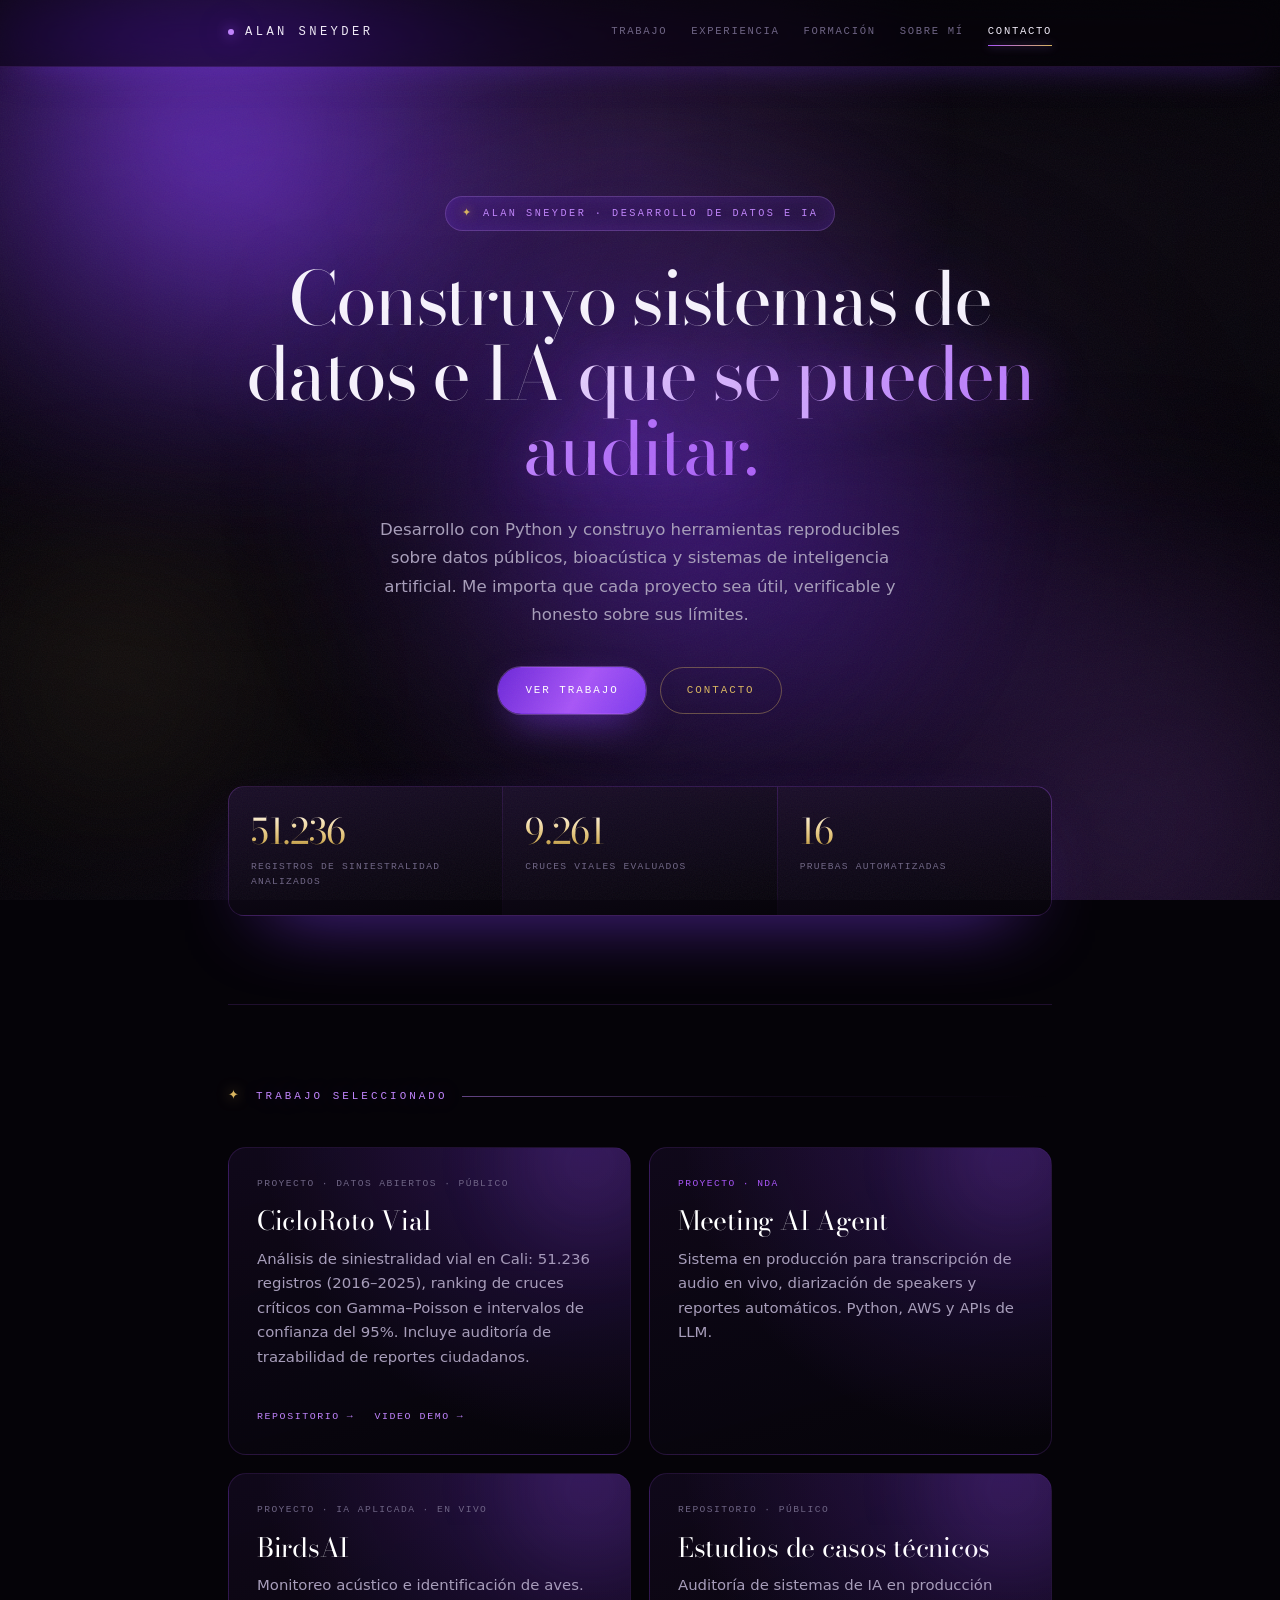
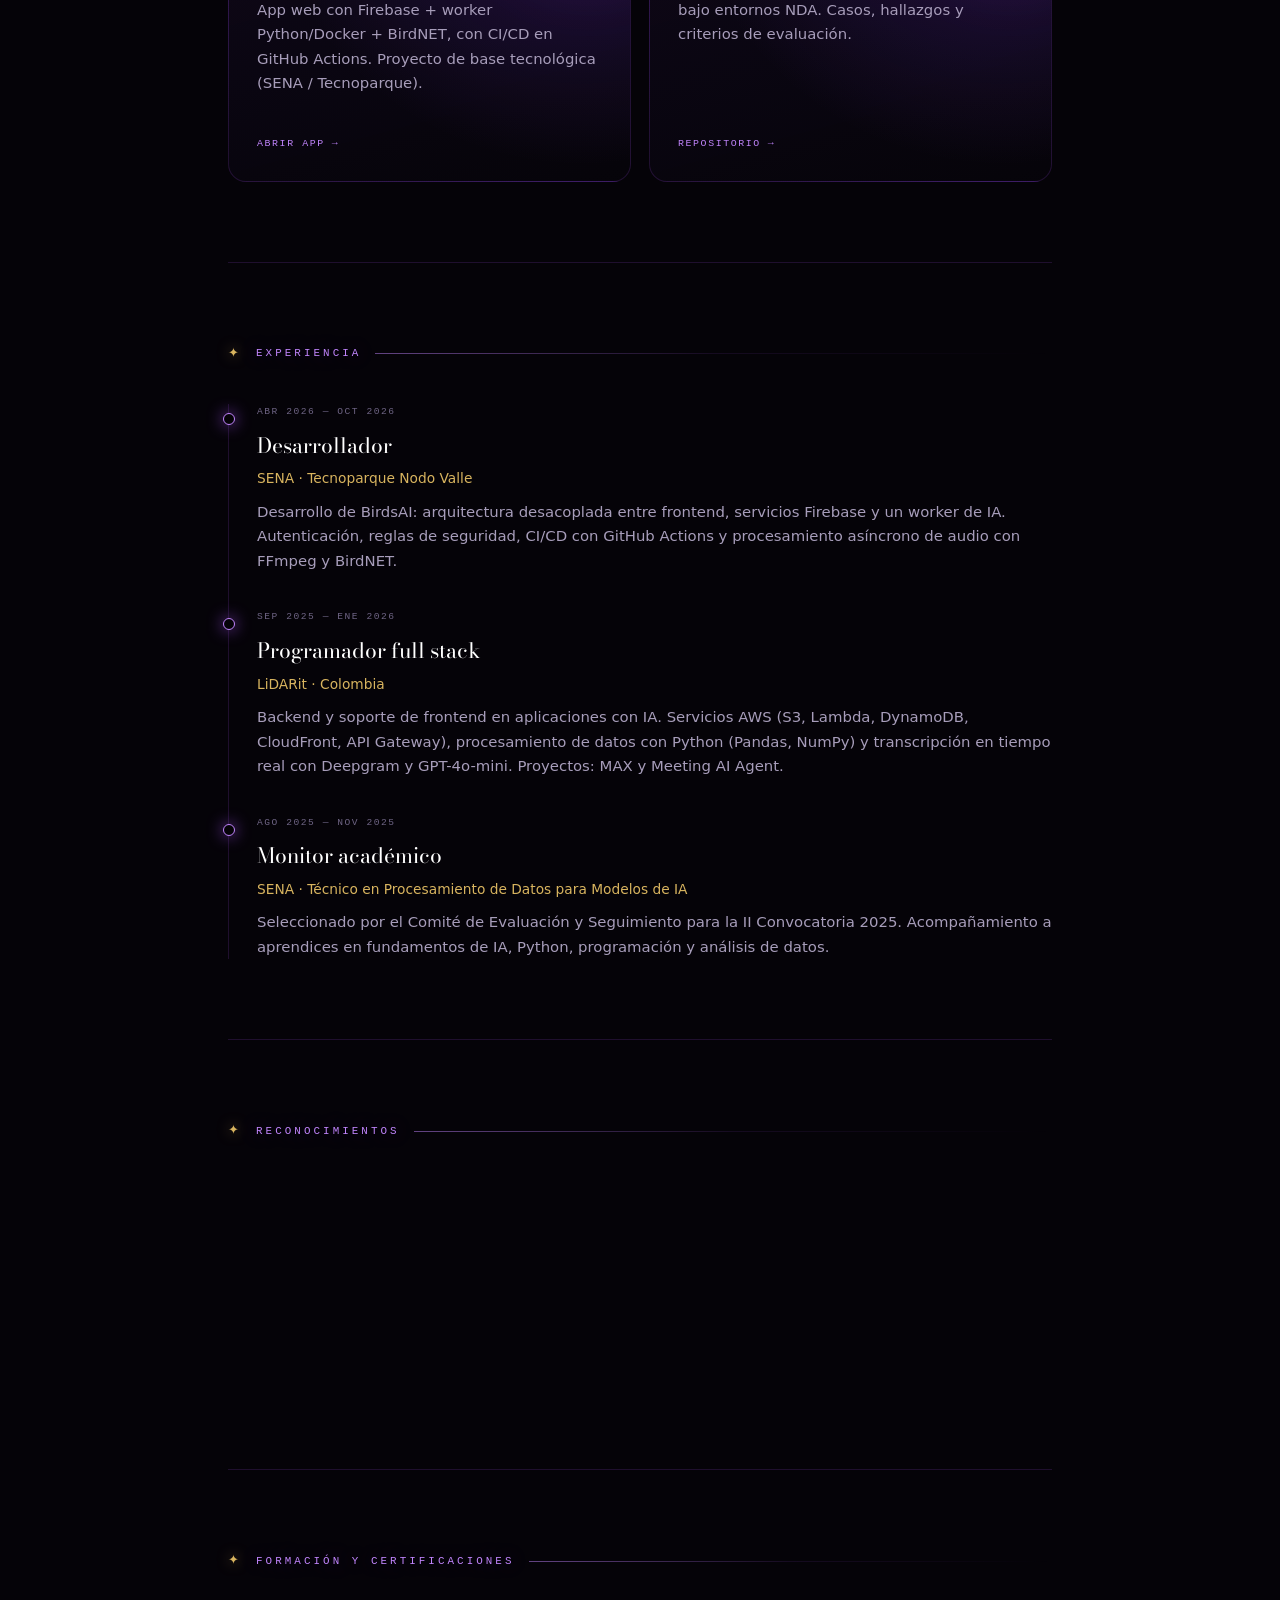
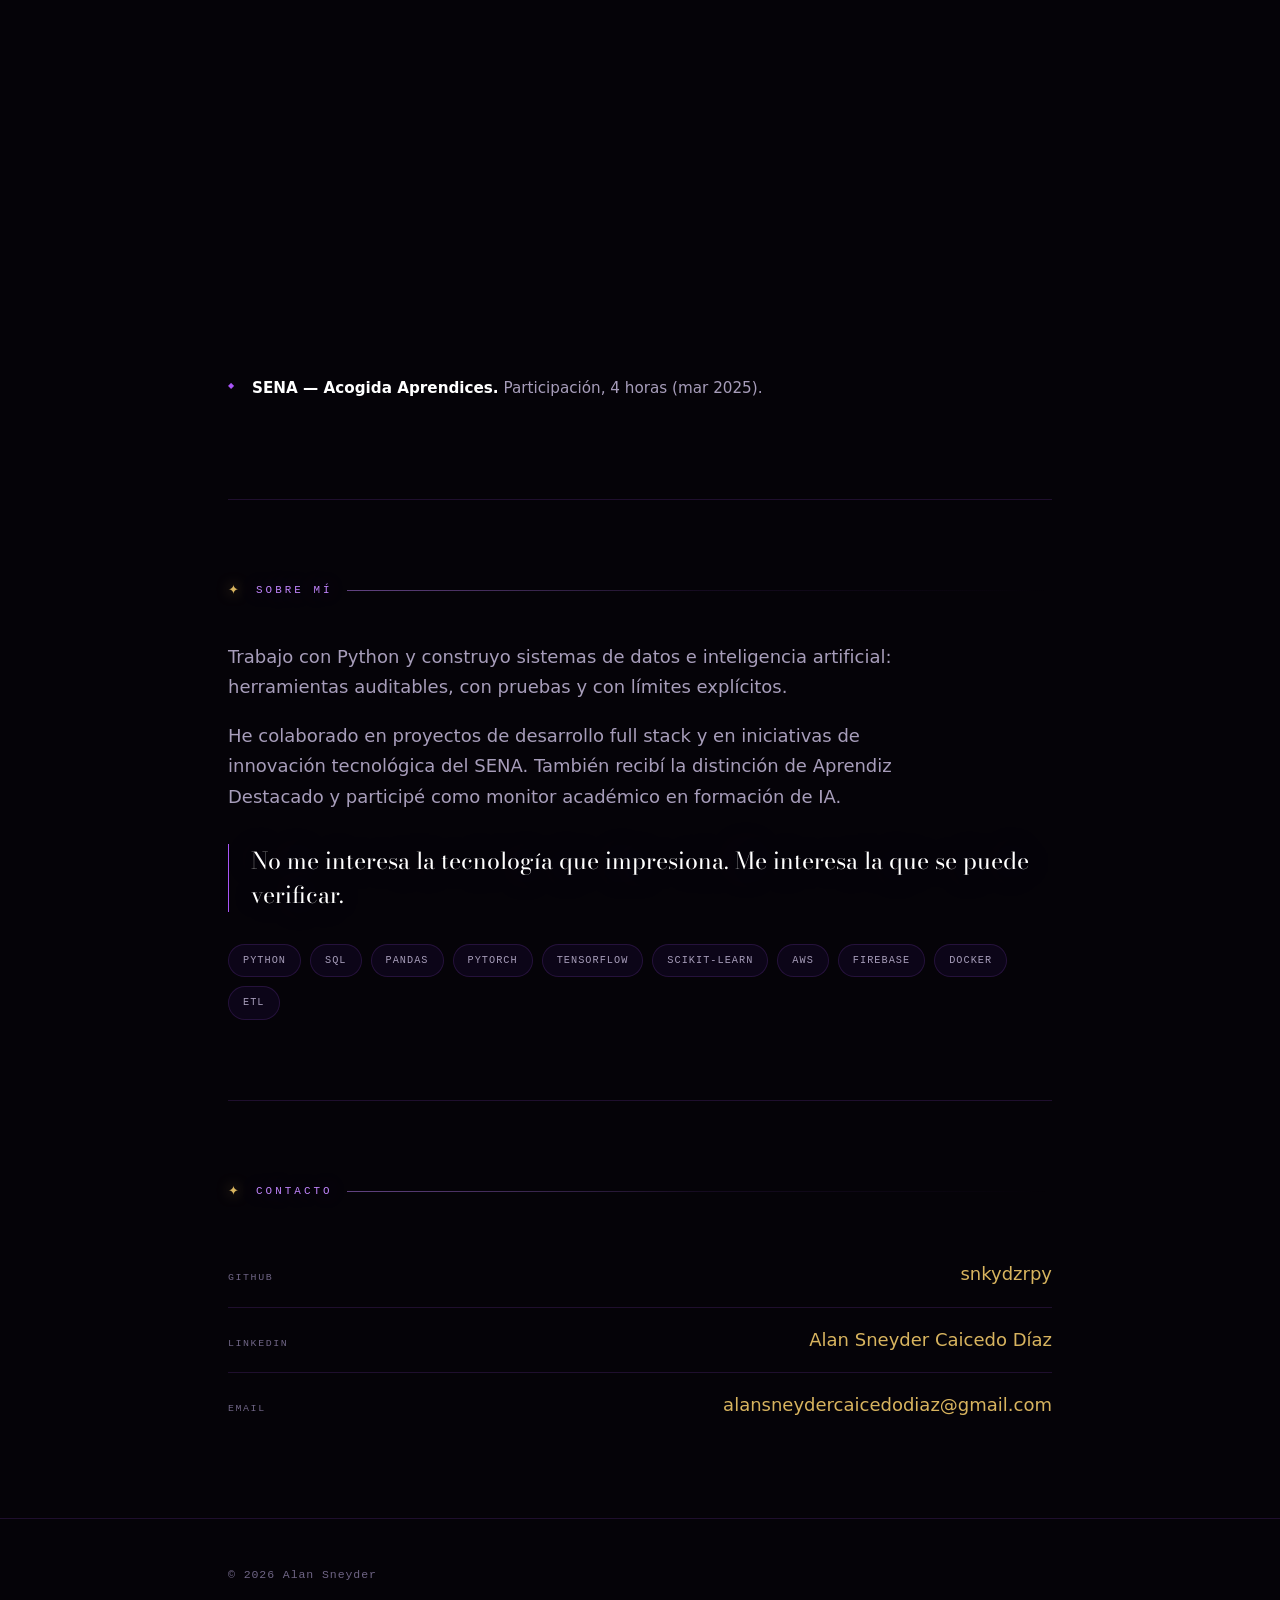
<file: index.html>
<!DOCTYPE html>
<html lang="es">
<head>
  <meta charset="UTF-8">
  <meta name="viewport" content="width=device-width, initial-scale=1.0">
  <title>Alan Sneyder — Portafolio profesional</title>
  <meta name="description" content="Portafolio de Alan Sneyder: proyectos de datos, inteligencia artificial y desarrollo de software.">
  <meta name="theme-color" content="#050308">
  <meta property="og:title" content="Alan Caicedo — Portafolio profesional">
  <meta property="og:description" content="Sistemas de datos e inteligencia artificial, código abierto y auditoría de trazabilidad. Cali, Colombia.">
  <meta property="og:type" content="website">
  <meta property="og:site_name" content="Alan Caicedo — Portafolio profesional">
  <link rel="stylesheet" href="styles.css">
  <noscript><style>.reveal{opacity:1 !important;transform:none !important;filter:none !important}</style></noscript>
</head>
<body>

  <div class="fx" aria-hidden="true">
    <div class="aurora">
      <span class="blob b1"></span>
      <span class="blob b2"></span>
      <span class="blob b3"></span>
      <span class="blob b4"></span>
    </div>
    <div class="fog f1"></div>
    <div class="fog f2"></div>
    <div class="particles" id="particles"></div>
    <div class="vignette"></div>
  </div>
  <div class="spotlight" aria-hidden="true"></div>

  <header class="site">
    <div class="wrap">
      <a class="brand" href="index.html">Alan Sneyder</a>
      <nav id="nav">
        <a href="#trabajo">Trabajo</a>
        <a href="#experiencia">Experiencia</a>
        <a href="#formacion">Formación</a>
        <a href="#sobre">Sobre mí</a>
        <a href="#contacto">Contacto</a>
      </nav>
    </div>
    <div class="progress"><span id="progressBar"></span></div>
  </header>

  <main class="wrap">

    <section class="hero">
      <p class="kicker reveal">Alan Sneyder · Desarrollo de datos e IA</p>
      <h1 class="reveal">Construyo sistemas de datos e IA <span class="grad">que se pueden auditar.</span></h1>
      <p class="lede reveal">Desarrollo con Python y construyo herramientas reproducibles sobre datos públicos, bioacústica y sistemas de inteligencia artificial. Me importa que cada proyecto sea útil, verificable y honesto sobre sus límites.</p>
      <div class="hero-actions reveal">
        <a class="cta" href="#trabajo">Ver trabajo</a>
        <a class="cta secondary" href="#contacto">Contacto</a>
      </div>
      <div class="stats reveal">
        <div>
          <strong data-count="51236" data-format="es">51.236</strong>
          <span>Registros de siniestralidad analizados</span>
        </div>
        <div>
          <strong data-count="9261" data-format="es">9.261</strong>
          <span>Cruces viales evaluados</span>
        </div>
        <div>
          <strong data-count="16">16</strong>
          <span>Pruebas automatizadas</span>
        </div>
      </div>
    </section>

    <section id="trabajo">
      <h2>Trabajo seleccionado</h2>

      <div class="work-grid">

        <article class="work-card reveal">
          <div class="meta">Proyecto · Datos abiertos · Público</div>
          <h3>CicloRoto Vial</h3>
          <p>Análisis de siniestralidad vial en Cali: 51.236 registros (2016–2025), ranking de cruces críticos con Gamma–Poisson e intervalos de confianza del 95%. Incluye auditoría de trazabilidad de reportes ciudadanos.</p>
          <div class="card-links">
            <a class="card-link" href="https://github.com/snkydzrpy/ciclorotocali">Repositorio</a>
            <a class="card-link" href="https://youtu.be/qj5ZTFfcUy8">Video demo</a>
          </div>
        </article>

        <article class="work-card is-static reveal">
          <div class="meta">Proyecto · NDA</div>
          <h3>Meeting AI Agent</h3>
          <p>Sistema en producción para transcripción de audio en vivo, diarización de speakers y reportes automáticos. Python, AWS y APIs de LLM.</p>
        </article>

        <a class="work-card reveal" href="https://birds-ai-cali.web.app/">
          <div class="meta">Proyecto · IA aplicada · En vivo</div>
          <h3>BirdsAI</h3>
          <p>Monitoreo acústico e identificación de aves. App web con Firebase + worker Python/Docker + BirdNET, con CI/CD en GitHub Actions. Proyecto de base tecnológica (SENA / Tecnoparque).</p>
          <div class="card-links">
            <span class="card-link">Abrir app</span>
          </div>
        </a>

        <a class="work-card reveal" href="https://github.com/snkydzrpy/Estudios-de-casos-tecnicos-e-informes-de-auditoria-de-sistemas-de-IA-en-produccion-bajo-entornos-NDA">
          <div class="meta">Repositorio · Público</div>
          <h3>Estudios de casos técnicos</h3>
          <p>Auditoría de sistemas de IA en producción bajo entornos NDA. Casos, hallazgos y criterios de evaluación.</p>
          <div class="card-links">
            <span class="card-link">Repositorio</span>
          </div>
        </a>

      </div>
    </section>

    <section id="experiencia">
      <h2>Experiencia</h2>
      <ol class="timeline">
        <li class="reveal">
          <div class="when">Abr 2026 — Oct 2026</div>
          <h3>Desarrollador</h3>
          <span class="org">SENA · Tecnoparque Nodo Valle</span>
          <p>Desarrollo de BirdsAI: arquitectura desacoplada entre frontend, servicios Firebase y un worker de IA. Autenticación, reglas de seguridad, CI/CD con GitHub Actions y procesamiento asíncrono de audio con FFmpeg y BirdNET.</p>
        </li>
        <li class="reveal">
          <div class="when">Sep 2025 — Ene 2026</div>
          <h3>Programador full stack</h3>
          <span class="org">LiDARit · Colombia</span>
          <p>Backend y soporte de frontend en aplicaciones con IA. Servicios AWS (S3, Lambda, DynamoDB, CloudFront, API Gateway), procesamiento de datos con Python (Pandas, NumPy) y transcripción en tiempo real con Deepgram y GPT-4o-mini. Proyectos: MAX y Meeting AI Agent.</p>
        </li>
        <li class="reveal">
          <div class="when">Ago 2025 — Nov 2025</div>
          <h3>Monitor académico</h3>
          <span class="org">SENA · Técnico en Procesamiento de Datos para Modelos de IA</span>
          <p>Seleccionado por el Comité de Evaluación y Seguimiento para la II Convocatoria 2025. Acompañamiento a aprendices en fundamentos de IA, Python, programación y análisis de datos.</p>
        </li>
      </ol>
    </section>

    <section id="reconocimientos">
      <h2>Reconocimientos</h2>
      <ul class="awards">
        <li class="reveal"><strong>Aprendiz Destacado SENA — Técnico PDIA.</strong> Distinción en el Día de los Mejores 2025 por desempeño en formación técnica de inteligencia artificial.</li>
        <li class="reveal"><strong>SENA — Monitoría académica 2025.</strong> Machine Learning, estadística y modelado de datos.</li>
        <li class="reveal"><strong>Centro de Innovación YAWA y AI Salon Cali.</strong> Expositor de proyectos de IA y analítica de datos.</li>
      </ul>
    </section>

    <section id="formacion">
      <h2>Formación y certificaciones</h2>
      <ul class="awards">
        <li class="reveal"><strong>SENA — Técnico en Procesamiento de Datos para Modelos de IA.</strong> Título otorgado el 19/10/2026 (CEAI, Regional Valle). Verificable mediante los canales oficiales del SENA.</li>
        <li class="reveal"><strong>SENA / ASTIN Tecnoparque Nodo Valle — Proyecto de base tecnológica (PBT).</strong> «Caracterización inteligente de entornos urbanos en Cali mediante identificación acústica del canto de aves» (código P2025-034320-18435). Acompañamiento: 09/02/2026 – 10/10/2026.</li>
        <li class="reveal"><strong>Excel intermedio.</strong> Certificación obtenida el 28/10/2026.</li>
        <li class="reveal"><strong>SENA — Variables y Estructuras de Control en Python.</strong> Curso de 48 horas, aprobado con equivalencia 4.5 (dic 2025).</li>
        <li class="reveal"><strong>SENA — Acogida Aprendices.</strong> Participación, 4 horas (mar 2025).</li>
      </ul>
    </section>

    <section id="sobre" class="about">
      <h2>Sobre mí</h2>
      <p class="reveal">Trabajo con Python y construyo sistemas de datos e inteligencia artificial: herramientas auditables, con pruebas y con límites explícitos.</p>
      <p class="reveal">He colaborado en proyectos de desarrollo full stack y en iniciativas de innovación tecnológica del SENA. También recibí la distinción de Aprendiz Destacado y participé como monitor académico en formación de IA.</p>
      <p class="reveal quote">No me interesa la tecnología que impresiona. Me interesa la que se puede verificar.</p>

      <ul class="skills reveal">
        <li>Python</li>
        <li>SQL</li>
        <li>Pandas</li>
        <li>PyTorch</li>
        <li>TensorFlow</li>
        <li>scikit-learn</li>
        <li>AWS</li>
        <li>Firebase</li>
        <li>Docker</li>
        <li>ETL</li>
      </ul>
    </section>

    <section id="contacto">
      <h2>Contacto</h2>
      <ul class="links">
        <li class="reveal"><span>GitHub</span><a href="https://github.com/snkydzrpy">snkydzrpy</a></li>
        <li class="reveal"><span>LinkedIn</span><a href="https://www.linkedin.com/in/alan-sneyder-caicedo-diaz/">Alan Sneyder Caicedo Díaz</a></li>
        <li class="reveal"><span>Email</span><a href="mailto:alansneydercaicedodiaz@gmail.com">alansneydercaicedodiaz@gmail.com</a></li>
      </ul>
    </section>

  </main>

  <footer class="site">
    <div class="wrap">
      <span>© 2026 Alan Sneyder</span>
    </div>
  </footer>

  <script>
    (function () {
      var reduced = window.matchMedia("(prefers-reduced-motion: reduce)").matches;
      var progressBar = document.getElementById("progressBar");
      var header = document.querySelector("header.site");

      function onScroll() {
        var h = document.documentElement;
        var max = h.scrollHeight - h.clientHeight;
        var p = max > 0 ? h.scrollTop / max : 0;
        if (progressBar) progressBar.style.transform = "scaleX(" + p + ")";
        if (header) header.classList.toggle("scrolled", h.scrollTop > 24);
      }

      window.addEventListener("scroll", onScroll, { passive: true });
      onScroll();

      // Dust particles
      var field = document.getElementById("particles");
      if (field && !reduced) {
        for (var i = 0; i < 26; i++) {
          var dot = document.createElement("span");
          dot.style.setProperty("--x", (Math.random() * 100).toFixed(2) + "%");
          dot.style.setProperty("--size", (1 + Math.random() * 2).toFixed(1) + "px");
          dot.style.setProperty("--dur", (16 + Math.random() * 20).toFixed(1) + "s");
          dot.style.setProperty("--delay", (-Math.random() * 30).toFixed(1) + "s");
          dot.style.setProperty("--drift", ((Math.random() * 80) - 40).toFixed(0) + "px");
          field.appendChild(dot);
        }
      }

      // Reveal on scroll
      var items = document.querySelectorAll(".reveal");
      if (reduced || !("IntersectionObserver" in window)) {
        items.forEach(function (el) { el.classList.add("in"); });
      } else {
        var io = new IntersectionObserver(function (entries) {
          entries.forEach(function (entry) {
            if (entry.isIntersecting) {
              entry.target.classList.add("in");
              io.unobserve(entry.target);
            }
          });
        }, { threshold: 0.12, rootMargin: "0px 0px -8% 0px" });
        items.forEach(function (el) { io.observe(el); });
      }

      // Pointer spotlight
      var spot = document.querySelector(".spotlight");
      if (spot && !reduced && window.matchMedia("(hover: hover)").matches) {
        var raf = null;
        window.addEventListener("mousemove", function (e) {
          if (raf) return;
          raf = requestAnimationFrame(function () {
            spot.style.setProperty("--mx", e.clientX + "px");
            spot.style.setProperty("--my", e.clientY + "px");
            raf = null;
          });
        }, { passive: true });
      }

      // Count-up stats
      var counters = document.querySelectorAll("[data-count]");
      function animate(el) {
        var target = parseInt(el.getAttribute("data-count"), 10);
        var fmt = el.getAttribute("data-format") === "es";
        var start = null;
        var dur = 1600;
        function step(ts) {
          if (!start) start = ts;
          var t = Math.min((ts - start) / dur, 1);
          var eased = 1 - Math.pow(1 - t, 3);
          var val = Math.round(target * eased);
          el.textContent = fmt ? val.toLocaleString("es-CO") : String(val);
          if (t < 1) requestAnimationFrame(step);
        }
        requestAnimationFrame(step);
      }
      if (!reduced && "IntersectionObserver" in window) {
        var co = new IntersectionObserver(function (entries) {
          entries.forEach(function (entry) {
            if (entry.isIntersecting) {
              animate(entry.target);
              co.unobserve(entry.target);
            }
          });
        }, { threshold: 0.6 });
        counters.forEach(function (el) { co.observe(el); });
      }

      // Scrollspy
      var links = document.querySelectorAll("#nav a");
      var map = {};
      links.forEach(function (link) {
        var id = link.getAttribute("href").slice(1);
        var section = document.getElementById(id);
        if (section) map[id] = link;
      });
      if ("IntersectionObserver" in window && links.length) {
        var so = new IntersectionObserver(function (entries) {
          entries.forEach(function (entry) {
            if (entry.isIntersecting && map[entry.target.id]) {
              links.forEach(function (l) { l.classList.remove("active"); });
              map[entry.target.id].classList.add("active");
            }
          });
        }, { rootMargin: "-45% 0px -50% 0px", threshold: 0 });
        Object.keys(map).forEach(function (id) {
          so.observe(document.getElementById(id));
        });
      }
    })();
  </script>

</body>
</html>
</file>
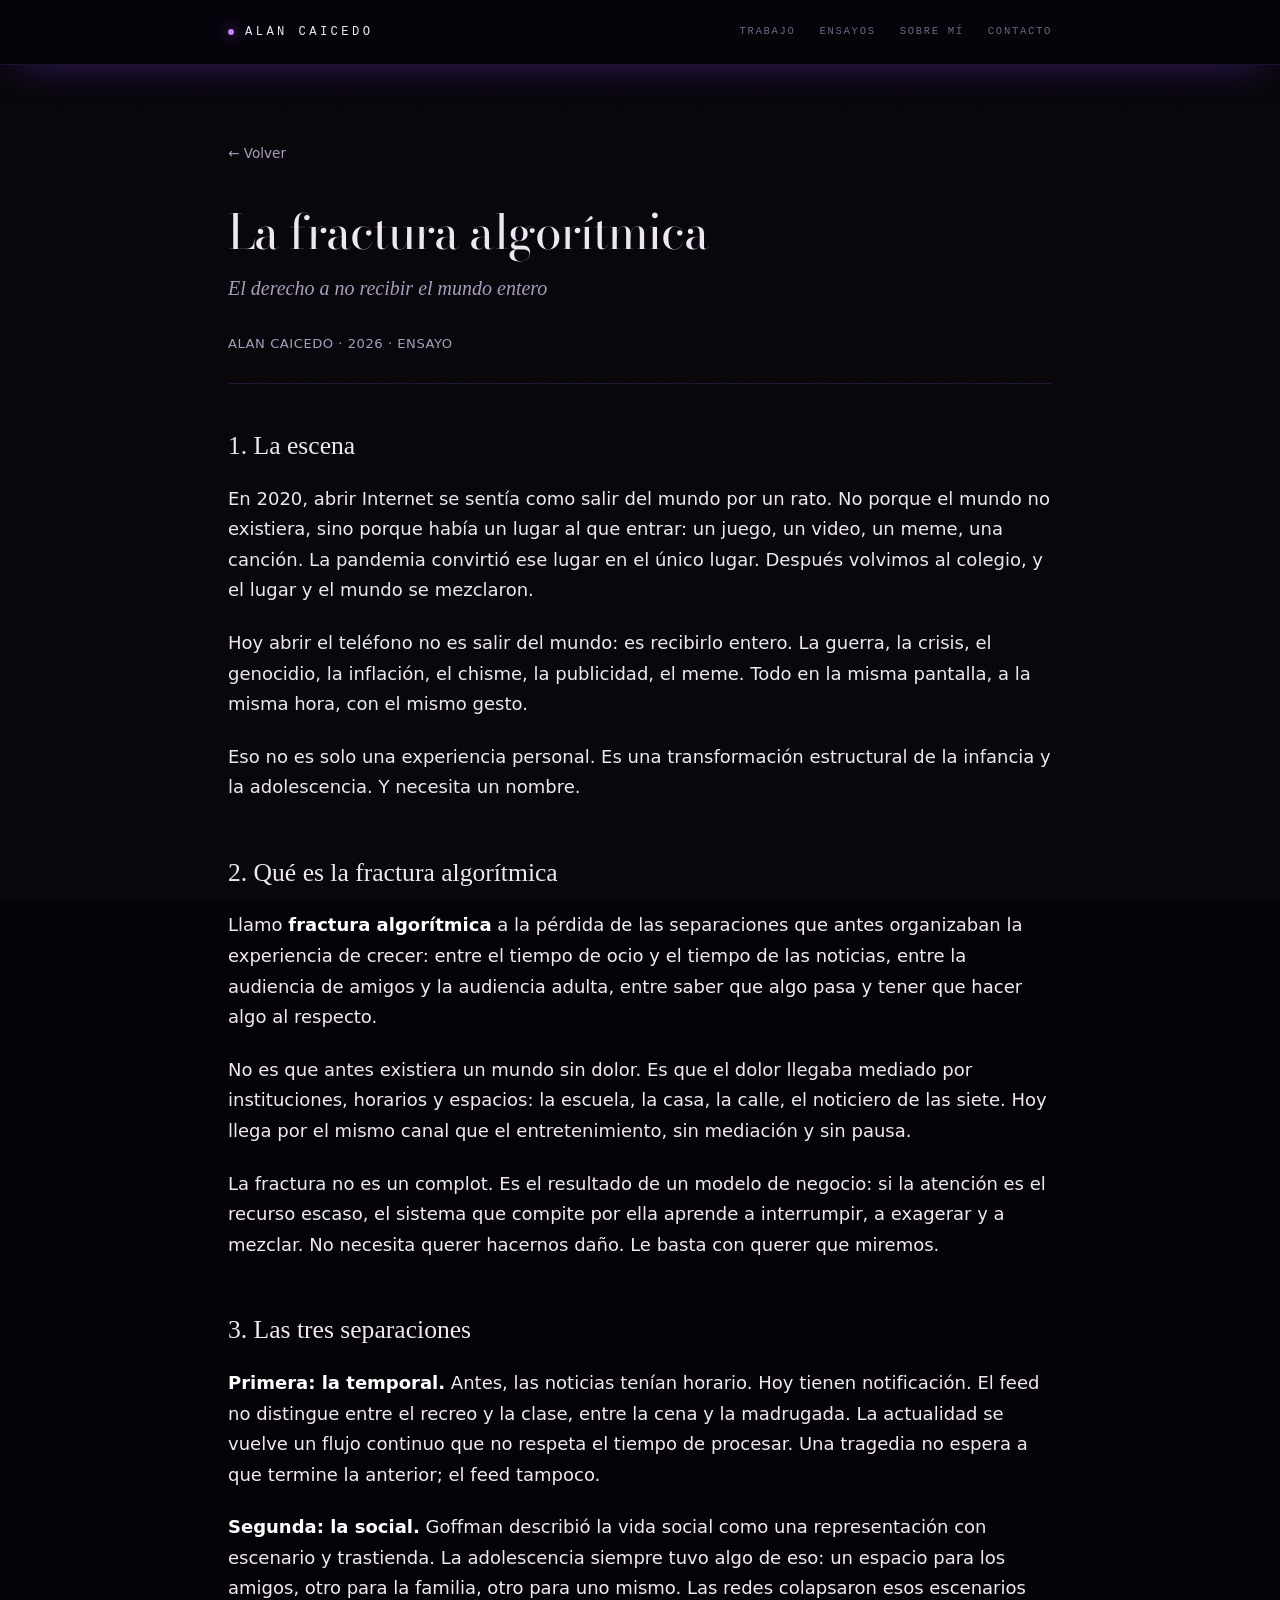
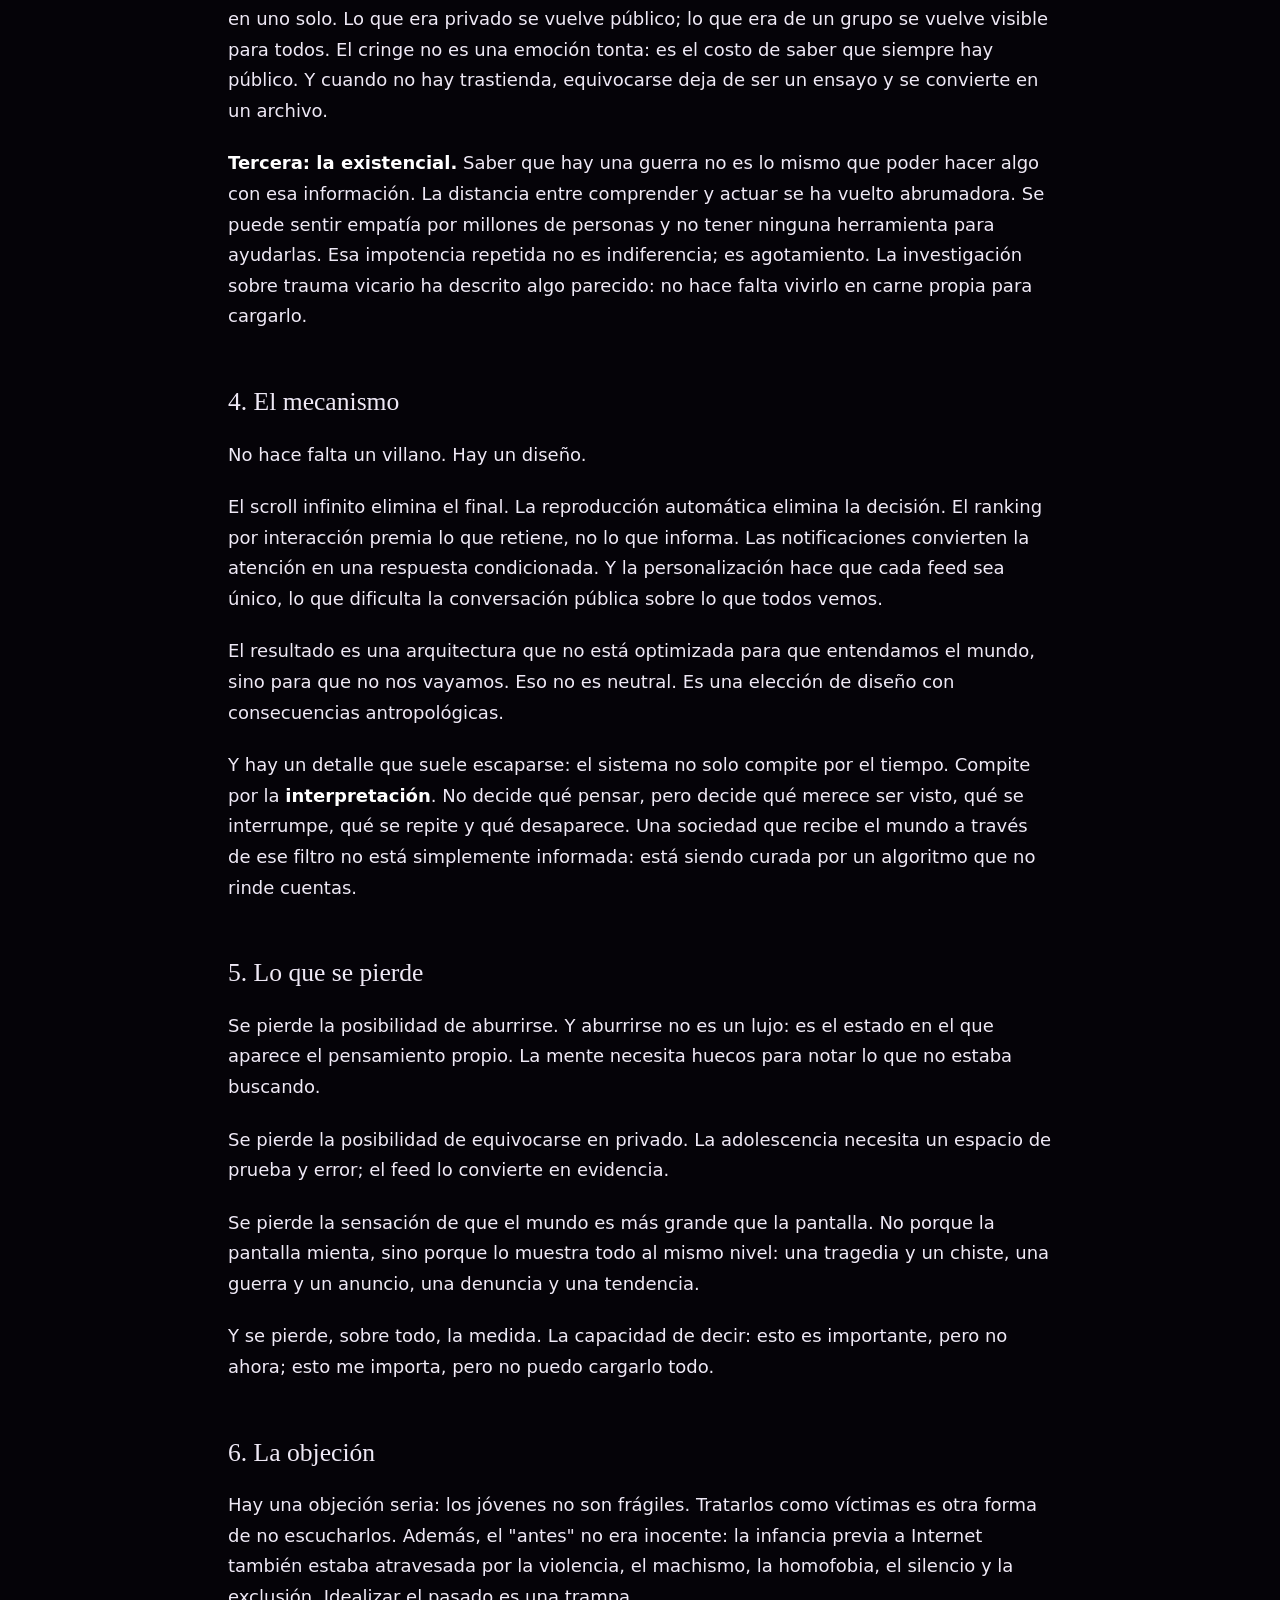
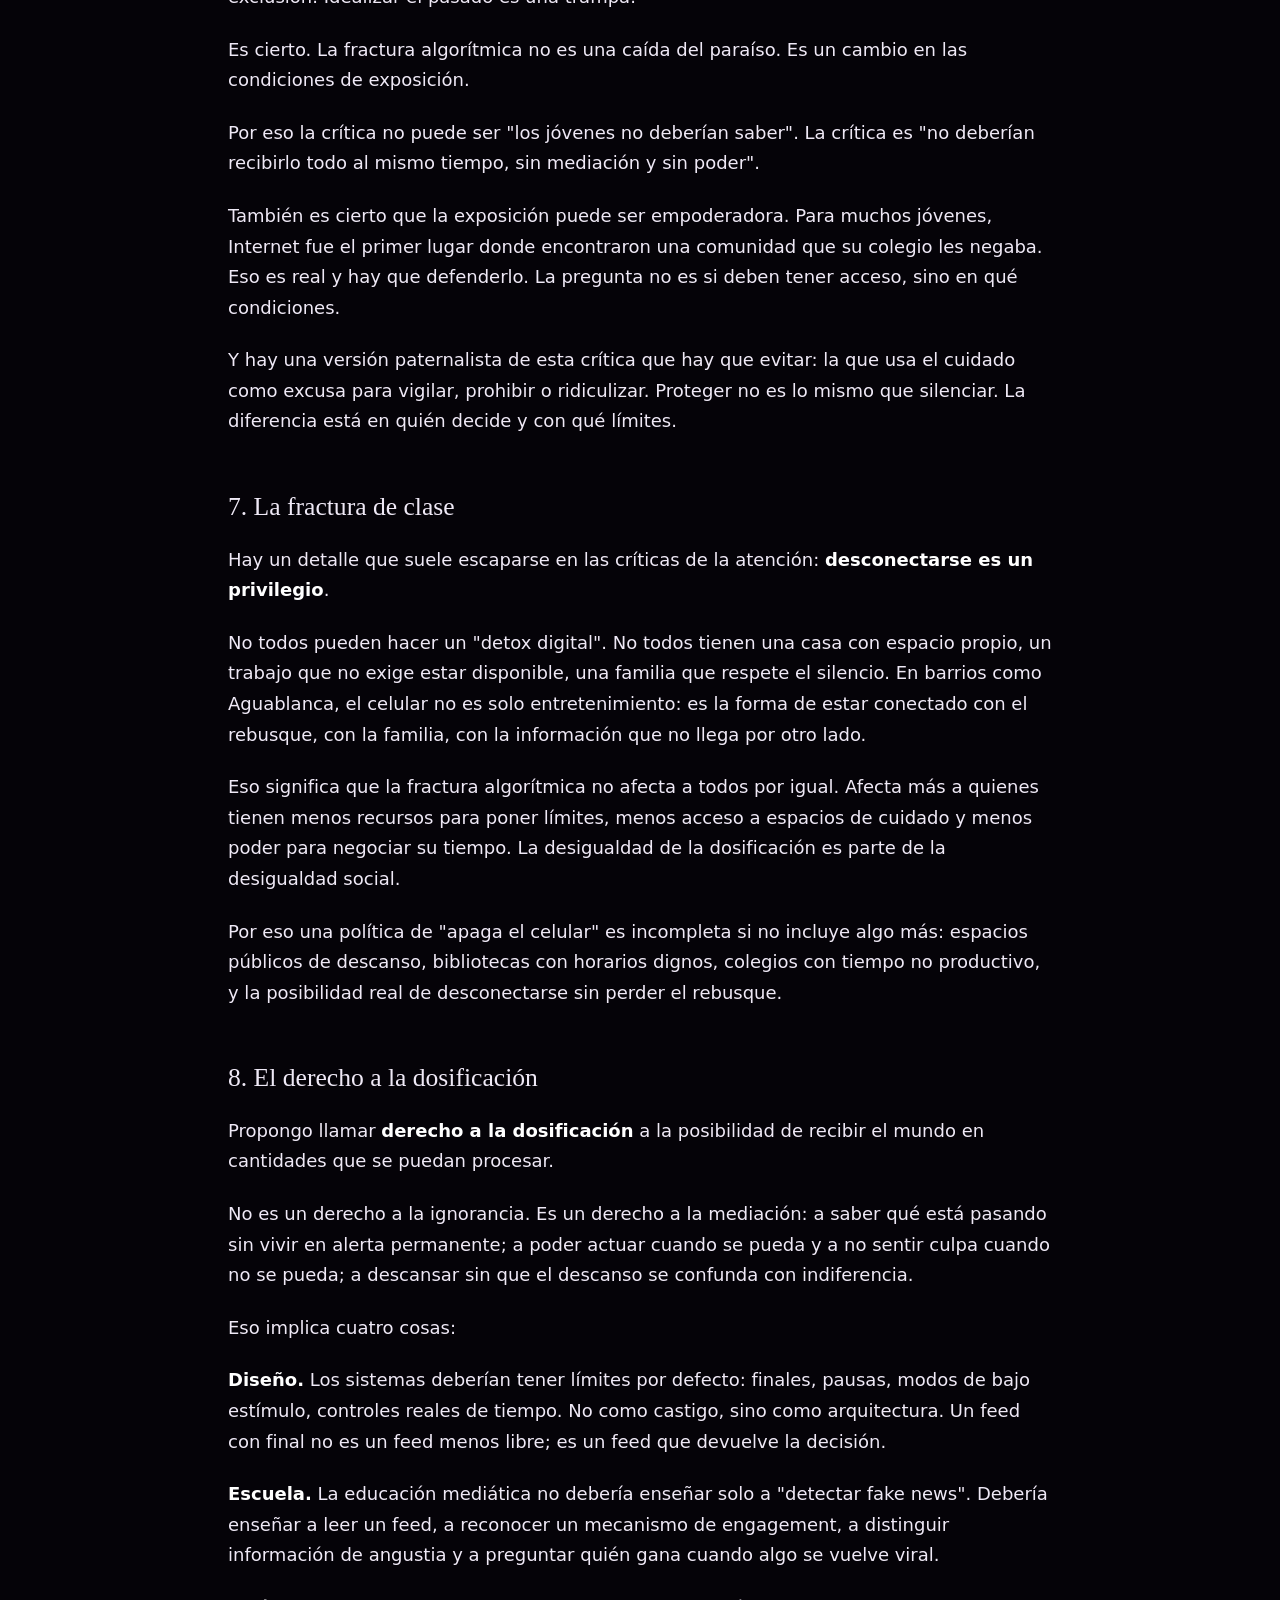
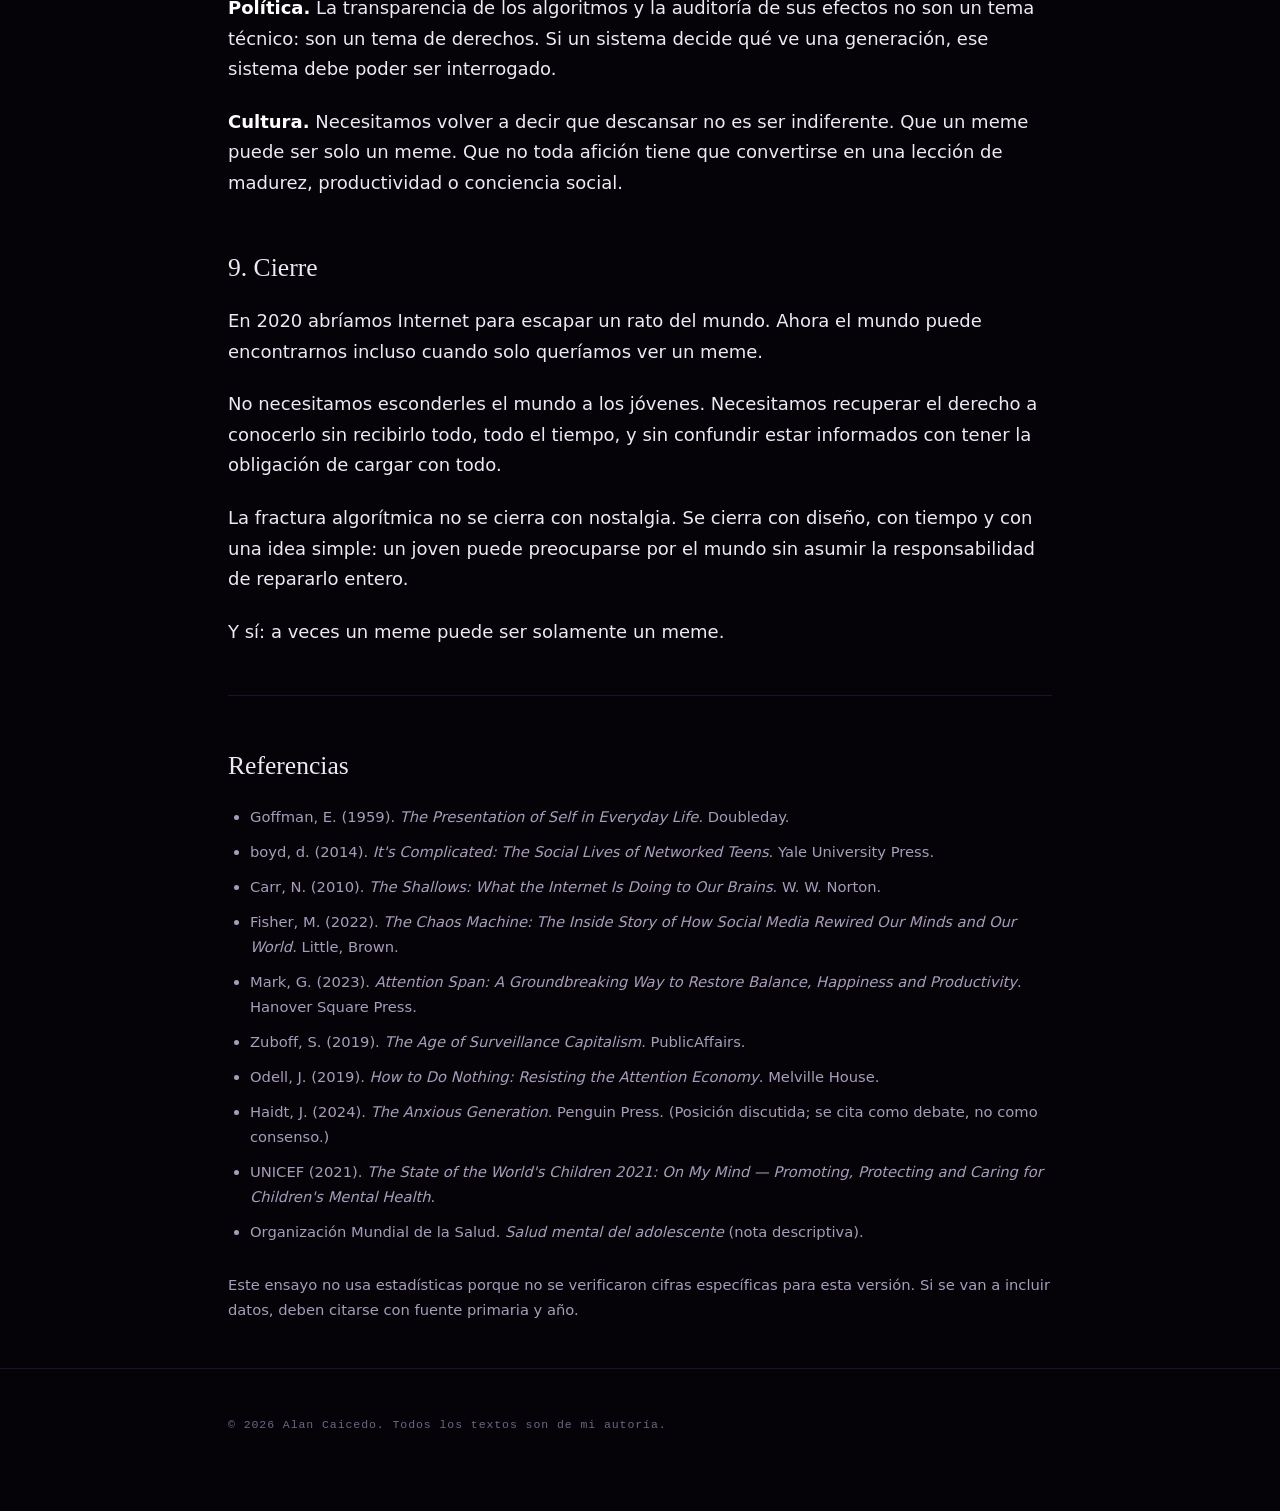
<file: fractura.html>
<!DOCTYPE html>
<html lang="es">
<head>
  <meta charset="UTF-8">
  <meta name="viewport" content="width=device-width, initial-scale=1.0">
  <title>La fractura algorítmica — Alan Caicedo</title>
  <meta name="description" content="El derecho a no recibir el mundo entero. Ensayo sobre atención, tecnología y adolescencia.">
  <meta property="og:title" content="La fractura algorítmica">
  <meta property="og:description" content="El derecho a no recibir el mundo entero.">
  <meta property="og:type" content="article">
  <link rel="stylesheet" href="styles.css">
</head>
<body>

  <header class="site">
    <div class="wrap">
      <a class="brand" href="index.html">Alan Caicedo</a>
      <nav>
        <a href="index.html#trabajo">Trabajo</a>
        <a href="index.html#ensayos">Ensayos</a>
        <a href="index.html#sobre">Sobre mí</a>
        <a href="index.html#contacto">Contacto</a>
      </nav>
    </div>
  </header>

  <main class="wrap">
    <article>

      <a class="back" href="index.html">← Volver</a>

      <h1>La fractura algorítmica</h1>
      <p class="subtitle">El derecho a no recibir el mundo entero</p>
      <p class="byline">Alan Caicedo · 2026 · Ensayo</p>

      <h2>1. La escena</h2>
      <p>En 2020, abrir Internet se sentía como salir del mundo por un rato. No porque el mundo no existiera, sino porque había un lugar al que entrar: un juego, un video, un meme, una canción. La pandemia convirtió ese lugar en el único lugar. Después volvimos al colegio, y el lugar y el mundo se mezclaron.</p>
      <p>Hoy abrir el teléfono no es salir del mundo: es recibirlo entero. La guerra, la crisis, el genocidio, la inflación, el chisme, la publicidad, el meme. Todo en la misma pantalla, a la misma hora, con el mismo gesto.</p>
      <p>Eso no es solo una experiencia personal. Es una transformación estructural de la infancia y la adolescencia. Y necesita un nombre.</p>

      <h2>2. Qué es la fractura algorítmica</h2>
      <p>Llamo <strong>fractura algorítmica</strong> a la pérdida de las separaciones que antes organizaban la experiencia de crecer: entre el tiempo de ocio y el tiempo de las noticias, entre la audiencia de amigos y la audiencia adulta, entre saber que algo pasa y tener que hacer algo al respecto.</p>
      <p>No es que antes existiera un mundo sin dolor. Es que el dolor llegaba mediado por instituciones, horarios y espacios: la escuela, la casa, la calle, el noticiero de las siete. Hoy llega por el mismo canal que el entretenimiento, sin mediación y sin pausa.</p>
      <p>La fractura no es un complot. Es el resultado de un modelo de negocio: si la atención es el recurso escaso, el sistema que compite por ella aprende a interrumpir, a exagerar y a mezclar. No necesita querer hacernos daño. Le basta con querer que miremos.</p>

      <h2>3. Las tres separaciones</h2>
      <p><strong>Primera: la temporal.</strong> Antes, las noticias tenían horario. Hoy tienen notificación. El feed no distingue entre el recreo y la clase, entre la cena y la madrugada. La actualidad se vuelve un flujo continuo que no respeta el tiempo de procesar. Una tragedia no espera a que termine la anterior; el feed tampoco.</p>
      <p><strong>Segunda: la social.</strong> Goffman describió la vida social como una representación con escenario y trastienda. La adolescencia siempre tuvo algo de eso: un espacio para los amigos, otro para la familia, otro para uno mismo. Las redes colapsaron esos escenarios en uno solo. Lo que era privado se vuelve público; lo que era de un grupo se vuelve visible para todos. El cringe no es una emoción tonta: es el costo de saber que siempre hay público. Y cuando no hay trastienda, equivocarse deja de ser un ensayo y se convierte en un archivo.</p>
      <p><strong>Tercera: la existencial.</strong> Saber que hay una guerra no es lo mismo que poder hacer algo con esa información. La distancia entre comprender y actuar se ha vuelto abrumadora. Se puede sentir empatía por millones de personas y no tener ninguna herramienta para ayudarlas. Esa impotencia repetida no es indiferencia; es agotamiento. La investigación sobre trauma vicario ha descrito algo parecido: no hace falta vivirlo en carne propia para cargarlo.</p>

      <h2>4. El mecanismo</h2>
      <p>No hace falta un villano. Hay un diseño.</p>
      <p>El scroll infinito elimina el final. La reproducción automática elimina la decisión. El ranking por interacción premia lo que retiene, no lo que informa. Las notificaciones convierten la atención en una respuesta condicionada. Y la personalización hace que cada feed sea único, lo que dificulta la conversación pública sobre lo que todos vemos.</p>
      <p>El resultado es una arquitectura que no está optimizada para que entendamos el mundo, sino para que no nos vayamos. Eso no es neutral. Es una elección de diseño con consecuencias antropológicas.</p>
      <p>Y hay un detalle que suele escaparse: el sistema no solo compite por el tiempo. Compite por la <strong>interpretación</strong>. No decide qué pensar, pero decide qué merece ser visto, qué se interrumpe, qué se repite y qué desaparece. Una sociedad que recibe el mundo a través de ese filtro no está simplemente informada: está siendo curada por un algoritmo que no rinde cuentas.</p>

      <h2>5. Lo que se pierde</h2>
      <p>Se pierde la posibilidad de aburrirse. Y aburrirse no es un lujo: es el estado en el que aparece el pensamiento propio. La mente necesita huecos para notar lo que no estaba buscando.</p>
      <p>Se pierde la posibilidad de equivocarse en privado. La adolescencia necesita un espacio de prueba y error; el feed lo convierte en evidencia.</p>
      <p>Se pierde la sensación de que el mundo es más grande que la pantalla. No porque la pantalla mienta, sino porque lo muestra todo al mismo nivel: una tragedia y un chiste, una guerra y un anuncio, una denuncia y una tendencia.</p>
      <p>Y se pierde, sobre todo, la medida. La capacidad de decir: esto es importante, pero no ahora; esto me importa, pero no puedo cargarlo todo.</p>

      <h2>6. La objeción</h2>
      <p>Hay una objeción seria: los jóvenes no son frágiles. Tratarlos como víctimas es otra forma de no escucharlos. Además, el "antes" no era inocente: la infancia previa a Internet también estaba atravesada por la violencia, el machismo, la homofobia, el silencio y la exclusión. Idealizar el pasado es una trampa.</p>
      <p>Es cierto. La fractura algorítmica no es una caída del paraíso. Es un cambio en las condiciones de exposición.</p>
      <p>Por eso la crítica no puede ser "los jóvenes no deberían saber". La crítica es "no deberían recibirlo todo al mismo tiempo, sin mediación y sin poder".</p>
      <p>También es cierto que la exposición puede ser empoderadora. Para muchos jóvenes, Internet fue el primer lugar donde encontraron una comunidad que su colegio les negaba. Eso es real y hay que defenderlo. La pregunta no es si deben tener acceso, sino en qué condiciones.</p>
      <p>Y hay una versión paternalista de esta crítica que hay que evitar: la que usa el cuidado como excusa para vigilar, prohibir o ridiculizar. Proteger no es lo mismo que silenciar. La diferencia está en quién decide y con qué límites.</p>

      <h2>7. La fractura de clase</h2>
      <p>Hay un detalle que suele escaparse en las críticas de la atención: <strong>desconectarse es un privilegio</strong>.</p>
      <p>No todos pueden hacer un "detox digital". No todos tienen una casa con espacio propio, un trabajo que no exige estar disponible, una familia que respete el silencio. En barrios como Aguablanca, el celular no es solo entretenimiento: es la forma de estar conectado con el rebusque, con la familia, con la información que no llega por otro lado.</p>
      <p>Eso significa que la fractura algorítmica no afecta a todos por igual. Afecta más a quienes tienen menos recursos para poner límites, menos acceso a espacios de cuidado y menos poder para negociar su tiempo. La desigualdad de la dosificación es parte de la desigualdad social.</p>
      <p>Por eso una política de "apaga el celular" es incompleta si no incluye algo más: espacios públicos de descanso, bibliotecas con horarios dignos, colegios con tiempo no productivo, y la posibilidad real de desconectarse sin perder el rebusque.</p>

      <h2>8. El derecho a la dosificación</h2>
      <p>Propongo llamar <strong>derecho a la dosificación</strong> a la posibilidad de recibir el mundo en cantidades que se puedan procesar.</p>
      <p>No es un derecho a la ignorancia. Es un derecho a la mediación: a saber qué está pasando sin vivir en alerta permanente; a poder actuar cuando se pueda y a no sentir culpa cuando no se pueda; a descansar sin que el descanso se confunda con indiferencia.</p>
      <p>Eso implica cuatro cosas:</p>
      <p><strong>Diseño.</strong> Los sistemas deberían tener límites por defecto: finales, pausas, modos de bajo estímulo, controles reales de tiempo. No como castigo, sino como arquitectura. Un feed con final no es un feed menos libre; es un feed que devuelve la decisión.</p>
      <p><strong>Escuela.</strong> La educación mediática no debería enseñar solo a "detectar fake news". Debería enseñar a leer un feed, a reconocer un mecanismo de engagement, a distinguir información de angustia y a preguntar quién gana cuando algo se vuelve viral.</p>
      <p><strong>Política.</strong> La transparencia de los algoritmos y la auditoría de sus efectos no son un tema técnico: son un tema de derechos. Si un sistema decide qué ve una generación, ese sistema debe poder ser interrogado.</p>
      <p><strong>Cultura.</strong> Necesitamos volver a decir que descansar no es ser indiferente. Que un meme puede ser solo un meme. Que no toda afición tiene que convertirse en una lección de madurez, productividad o conciencia social.</p>

      <h2>9. Cierre</h2>
      <p>En 2020 abríamos Internet para escapar un rato del mundo. Ahora el mundo puede encontrarnos incluso cuando solo queríamos ver un meme.</p>
      <p>No necesitamos esconderles el mundo a los jóvenes. Necesitamos recuperar el derecho a conocerlo sin recibirlo todo, todo el tiempo, y sin confundir estar informados con tener la obligación de cargar con todo.</p>
      <p>La fractura algorítmica no se cierra con nostalgia. Se cierra con diseño, con tiempo y con una idea simple: un joven puede preocuparse por el mundo sin asumir la responsabilidad de repararlo entero.</p>
      <p>Y sí: a veces un meme puede ser solamente un meme.</p>

      <hr>

      <h2>Referencias</h2>
      <ul class="refs">
        <li>Goffman, E. (1959). <em>The Presentation of Self in Everyday Life</em>. Doubleday.</li>
        <li>boyd, d. (2014). <em>It's Complicated: The Social Lives of Networked Teens</em>. Yale University Press.</li>
        <li>Carr, N. (2010). <em>The Shallows: What the Internet Is Doing to Our Brains</em>. W. W. Norton.</li>
        <li>Fisher, M. (2022). <em>The Chaos Machine: The Inside Story of How Social Media Rewired Our Minds and Our World</em>. Little, Brown.</li>
        <li>Mark, G. (2023). <em>Attention Span: A Groundbreaking Way to Restore Balance, Happiness and Productivity</em>. Hanover Square Press.</li>
        <li>Zuboff, S. (2019). <em>The Age of Surveillance Capitalism</em>. PublicAffairs.</li>
        <li>Odell, J. (2019). <em>How to Do Nothing: Resisting the Attention Economy</em>. Melville House.</li>
        <li>Haidt, J. (2024). <em>The Anxious Generation</em>. Penguin Press. (Posición discutida; se cita como debate, no como consenso.)</li>
        <li>UNICEF (2021). <em>The State of the World's Children 2021: On My Mind — Promoting, Protecting and Caring for Children's Mental Health</em>.</li>
        <li>Organización Mundial de la Salud. <em>Salud mental del adolescente</em> (nota descriptiva).</li>
      </ul>

      <p class="refs" style="margin-top: 28px;">Este ensayo no usa estadísticas porque no se verificaron cifras específicas para esta versión. Si se van a incluir datos, deben citarse con fuente primaria y año.</p>

    </article>
  </main>

  <footer class="site">
    <div class="wrap">
      © 2026 Alan Caicedo. Todos los textos son de mi autoría.
    </div>
  </footer>

</body>
</html>
</file>
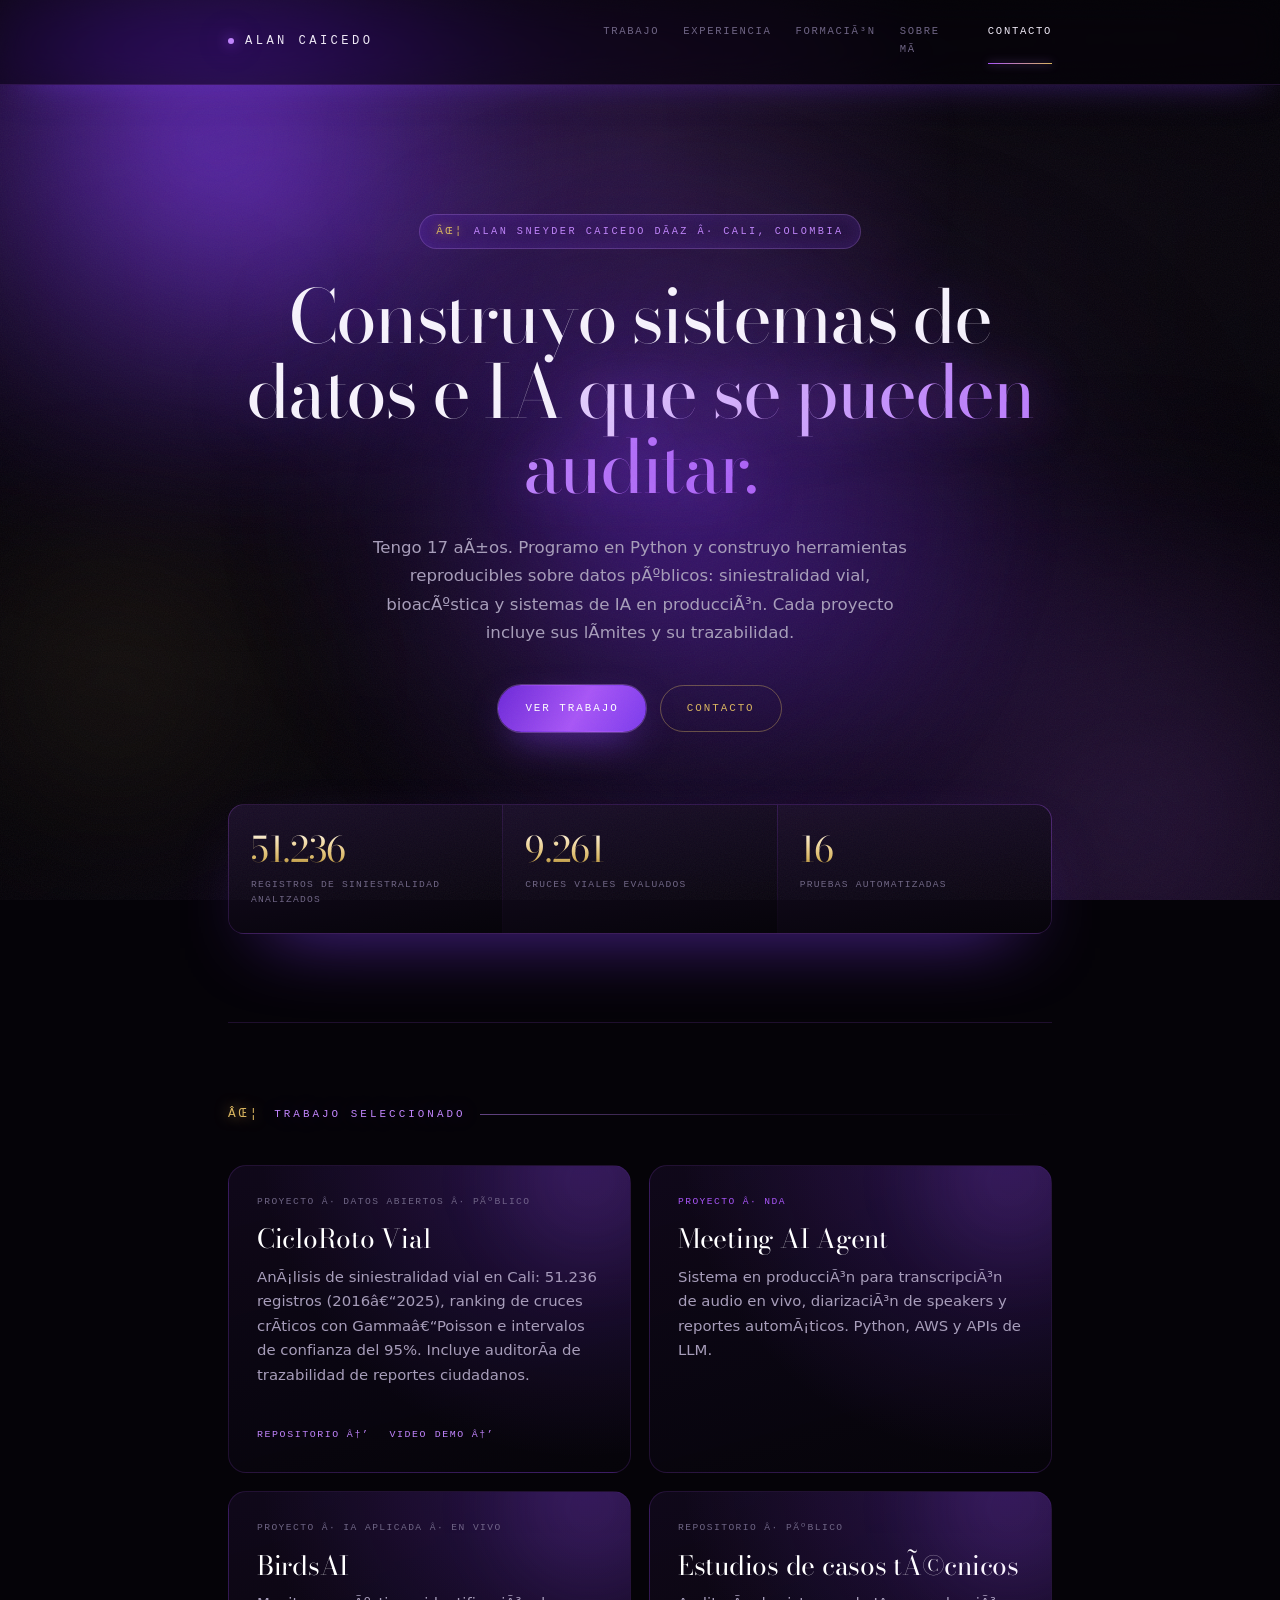
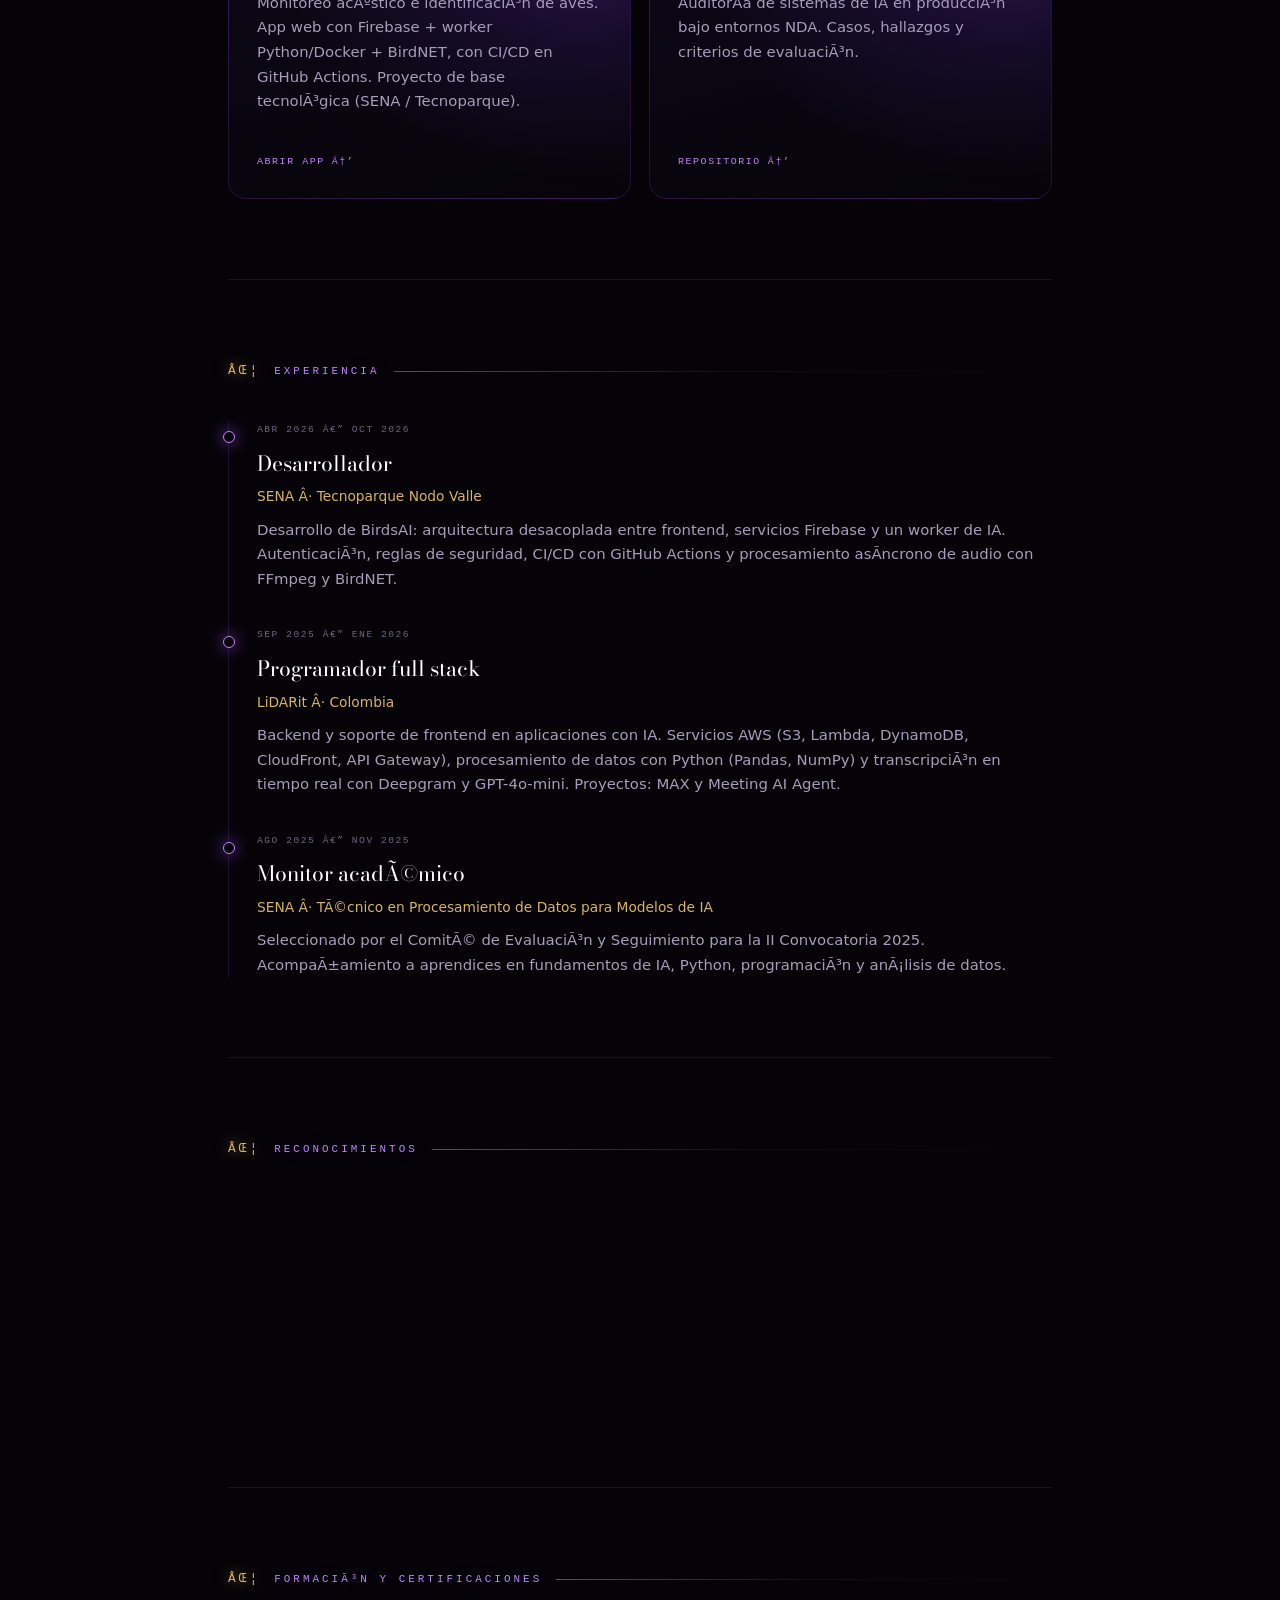
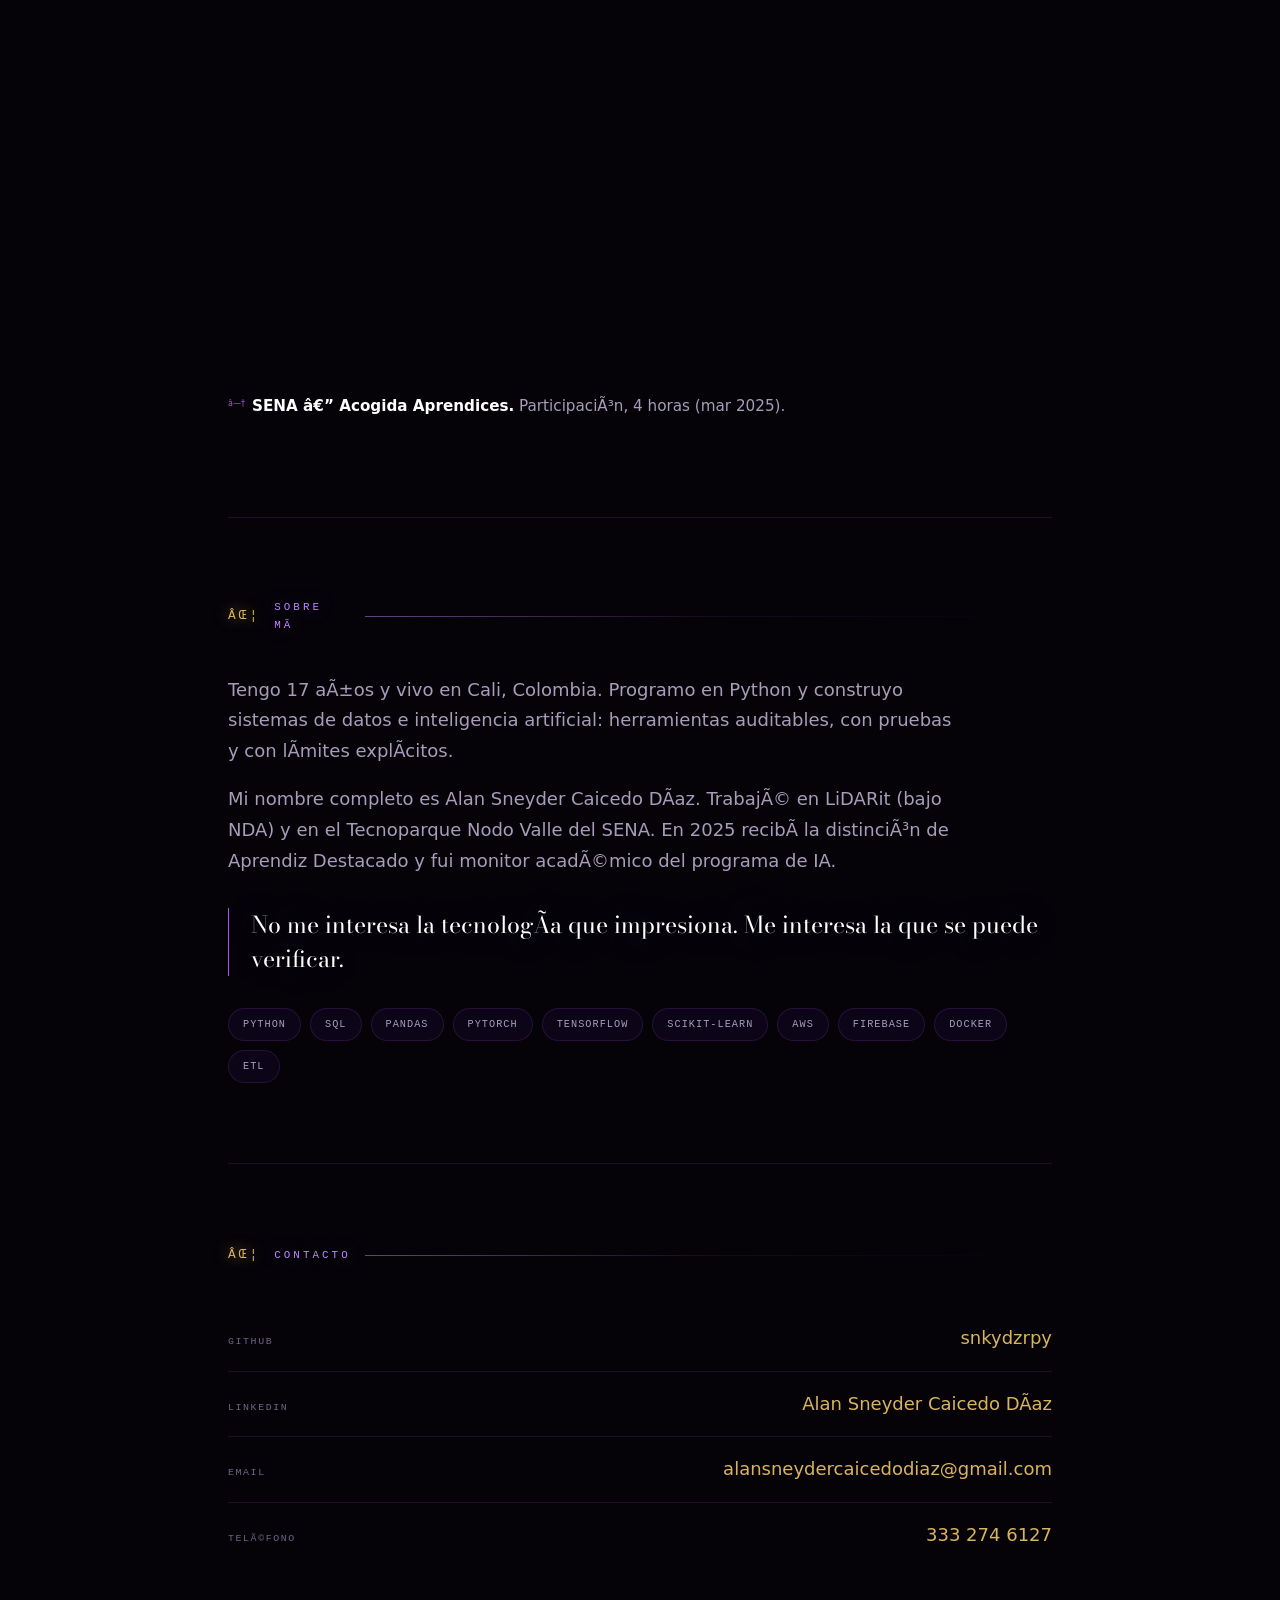
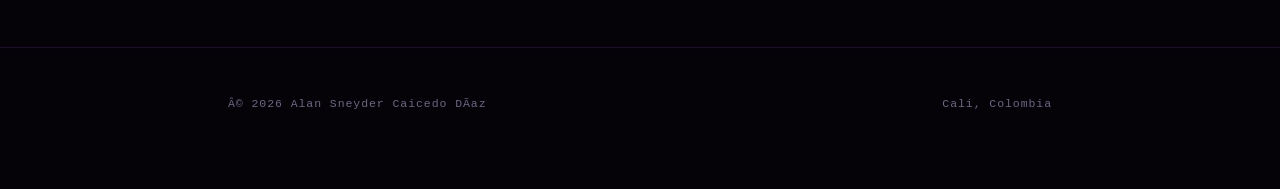
<file: portafolio.html>
﻿<!DOCTYPE html>
<html lang="es">
<head>
  <meta charset="UTF-8">
  <meta name="viewport" content="width=device-width, initial-scale=1.0">
  <title>Alan Caicedo â€” Portafolio profesional</title>
  <meta name="description" content="Portafolio profesional de Alan Sneyder Caicedo DÃ­az: proyectos de datos e inteligencia artificial, cÃ³digo y sistemas en producciÃ³n.">
  <meta name="theme-color" content="#050308">
  <meta property="og:title" content="Alan Caicedo â€” Portafolio profesional">
  <meta property="og:description" content="Sistemas de datos e inteligencia artificial, cÃ³digo abierto y auditorÃ­a de trazabilidad. Cali, Colombia.">
  <meta property="og:type" content="website">
  <meta property="og:site_name" content="Alan Caicedo â€” Portafolio profesional">
  <style>
@font-face {
  font-family: "Bodoni Moda";
  font-style: normal;
  font-weight: 400 500;
  font-display: swap;
  src: url("[data-uri]") format("woff2");
  unicode-range: U+0000-00FF, U+0131, U+0152-0153, U+02BB-02BC, U+02C6, U+02DA, U+02DC, U+0304, U+0308, U+0329, U+2000-206F, U+20AC, U+2122, U+2191, U+2193, U+2212, U+2215, U+FEFF, U+FFFD;
}

:root {
  --bg: #050308;
  --bg-2: #0a0612;
  --surface: rgba(20, 11, 33, 0.72);
  --surface-2: rgba(32, 18, 52, 0.55);
  --text: #efe9f6;
  --muted: #a79dba;
  --dim: #6f6585;
  --purple: #a855f7;
  --purple-neon: #c084fc;
  --purple-deep: #6d28d9;
  --violet-ink: #2a1245;
  --gold: #d8b45f;
  --gold-bright: #f0d69b;
  --line: rgba(168, 85, 247, 0.16);
  --line-strong: rgba(192, 132, 252, 0.42);
  --display: "Bodoni Moda", "Bodoni MT", Didot, "Playfair Display", "Iowan Old Style", Palatino, Georgia, serif;
  --serif: "Iowan Old Style", "Palatino Linotype", Palatino, Georgia, "Times New Roman", serif;
  --sans: ui-sans-serif, system-ui, -apple-system, "Segoe UI", Roboto, Helvetica, Arial, sans-serif;
  --mono: ui-monospace, SFMono-Regular, "Cascadia Mono", Menlo, Consolas, monospace;
}

* {
  box-sizing: border-box;
}

html {
  scroll-behavior: smooth;
  scroll-padding-top: 100px;
}

body {
  margin: 0;
  background: var(--bg);
  color: var(--text);
  font-family: var(--sans);
  font-size: 18px;
  line-height: 1.7;
  -webkit-font-smoothing: antialiased;
  overflow-x: hidden;
}

::selection {
  background: var(--purple-deep);
  color: #fff;
}

/* ---------------- Atmosphere ---------------- */

.fx {
  position: fixed;
  inset: 0;
  z-index: 0;
  overflow: hidden;
  pointer-events: none;
}

.aurora .blob {
  position: absolute;
  display: block;
  border-radius: 50%;
  filter: blur(80px);
  will-change: transform, opacity;
}

.aurora .b1 {
  width: 58vw;
  height: 58vw;
  min-width: 380px;
  min-height: 380px;
  top: -18vw;
  left: -12vw;
  background: radial-gradient(circle, rgba(139, 61, 255, 0.78), rgba(76, 29, 149, 0.28) 55%, transparent 72%);
  animation: drift1 22s ease-in-out infinite;
}

.aurora .b2 {
  width: 48vw;
  height: 48vw;
  min-width: 320px;
  min-height: 320px;
  bottom: -18vw;
  right: -12vw;
  background: radial-gradient(circle, rgba(168, 85, 247, 0.55), rgba(88, 28, 135, 0.2) 58%, transparent 74%);
  animation: drift2 28s ease-in-out infinite;
}

.aurora .b3 {
  width: 52vw;
  height: 52vw;
  min-width: 340px;
  min-height: 340px;
  top: 30%;
  left: 38%;
  background: radial-gradient(circle, rgba(109, 40, 217, 0.55), rgba(42, 18, 69, 0.22) 60%, transparent 76%);
  animation: drift3 34s ease-in-out infinite;
}

.aurora .b4 {
  width: 30vw;
  height: 30vw;
  min-width: 220px;
  min-height: 220px;
  top: 55%;
  left: -6vw;
  background: radial-gradient(circle, rgba(216, 180, 95, 0.22), transparent 68%);
  animation: drift2 40s ease-in-out infinite reverse;
}

@keyframes drift1 {
  0%, 100% { transform: translate3d(0, 0, 0) scale(1); opacity: 0.9; }
  50% { transform: translate3d(7vw, 6vh, 0) scale(1.18); opacity: 1; }
}

@keyframes drift2 {
  0%, 100% { transform: translate3d(0, 0, 0) scale(1.06); opacity: 0.85; }
  50% { transform: translate3d(-6vw, -7vh, 0) scale(0.92); opacity: 1; }
}

@keyframes drift3 {
  0%, 100% { transform: translate3d(-5vw, 0, 0) scale(1); opacity: 0.75; }
  50% { transform: translate3d(6vw, -6vh, 0) scale(1.2); opacity: 1; }
}

/* Fog bands */

.fog {
  position: absolute;
  left: -20%;
  width: 140%;
  height: 40vh;
  filter: blur(60px);
  opacity: 0.4;
  background: linear-gradient(90deg, transparent, rgba(124, 58, 237, 0.22) 30%, rgba(192, 132, 252, 0.16) 55%, transparent);
}

.fog.f1 {
  top: 12%;
  animation: fogMove 38s linear infinite;
}

.fog.f2 {
  top: 58%;
  height: 30vh;
  opacity: 0.28;
  background: linear-gradient(90deg, transparent, rgba(216, 180, 95, 0.1) 25%, rgba(168, 85, 247, 0.18) 60%, transparent);
  animation: fogMove 52s linear infinite reverse;
}

@keyframes fogMove {
  0% { transform: translate3d(-8%, 0, 0); }
  50% { transform: translate3d(8%, 3vh, 0); }
  100% { transform: translate3d(-8%, 0, 0); }
}

/* Dust particles */

.particles span {
  position: absolute;
  bottom: -12px;
  left: var(--x, 50%);
  width: var(--size, 2px);
  height: var(--size, 2px);
  border-radius: 50%;
  background: rgba(216, 180, 255, 0.9);
  box-shadow: 0 0 8px rgba(168, 85, 247, 0.9);
  opacity: 0;
  animation: rise var(--dur, 22s) linear infinite;
  animation-delay: var(--delay, 0s);
}

@keyframes rise {
  0% { transform: translate3d(0, 0, 0) scale(0.6); opacity: 0; }
  12% { opacity: 0.85; }
  75% { opacity: 0.45; }
  100% { transform: translate3d(var(--drift, 24px), -108vh, 0) scale(1.1); opacity: 0; }
}

/* Vignette */

.vignette {
  position: absolute;
  inset: 0;
  background:
    radial-gradient(120% 85% at 50% 0%, transparent 35%, rgba(5, 3, 8, 0.55) 100%),
    radial-gradient(90% 60% at 50% 120%, rgba(42, 18, 69, 0.5), transparent 70%);
}

.spotlight {
  position: fixed;
  inset: 0;
  z-index: 0;
  pointer-events: none;
  background: radial-gradient(
    460px circle at var(--mx, 50%) var(--my, 18%),
    rgba(168, 85, 247, 0.16),
    transparent 70%
  );
}

body::after {
  content: "";
  position: fixed;
  inset: 0;
  z-index: 2;
  pointer-events: none;
  opacity: 0.055;
  background-image: url("data:image/svg+xml,%3Csvg xmlns='http://www.w3.org/2000/svg' width='140' height='140'%3E%3Cfilter id='n'%3E%3CfeTurbulence type='fractalNoise' baseFrequency='0.82' numOctaves='3'/%3E%3C/filter%3E%3Crect width='140' height='140' filter='url(%23n)'/%3E%3C/svg%3E");
}

header.site,
main,
footer.site {
  position: relative;
  z-index: 1;
}

a {
  color: var(--gold);
  text-decoration: none;
  text-underline-offset: 3px;
  transition: color 0.25s ease;
}

a:hover {
  color: var(--gold-bright);
}

a:focus-visible,
button:focus-visible {
  outline: 2px solid var(--purple-neon);
  outline-offset: 3px;
  border-radius: 4px;
}

.wrap {
  width: 100%;
  max-width: 880px;
  margin: 0 auto;
  padding: 0 28px;
}

/* ---------------- Header ---------------- */

header.site {
  position: sticky;
  top: 0;
  z-index: 60;
  background: rgba(5, 3, 8, 0.55);
  backdrop-filter: blur(18px) saturate(150%);
  -webkit-backdrop-filter: blur(18px) saturate(150%);
  border-bottom: 1px solid var(--line);
  box-shadow: 0 12px 40px -20px rgba(124, 58, 237, 0.6);
  transition: background 0.4s ease, border-color 0.4s ease;
}

header.site.scrolled {
  background: rgba(5, 3, 8, 0.9);
  border-bottom-color: var(--line-strong);
}

header.site .wrap {
  display: flex;
  align-items: center;
  justify-content: space-between;
  gap: 18px;
  flex-wrap: wrap;
  padding-top: 18px;
  padding-bottom: 18px;
}

.brand {
  font-family: var(--mono);
  font-size: 0.76rem;
  font-weight: 500;
  letter-spacing: 0.28em;
  text-transform: uppercase;
  color: var(--text);
  display: inline-flex;
  align-items: center;
  gap: 11px;
}

.brand::before {
  content: "";
  width: 6px;
  height: 6px;
  border-radius: 50%;
  background: var(--purple-neon);
  box-shadow: 0 0 14px var(--purple), 0 0 30px rgba(168, 85, 247, 0.7);
  animation: pulse 3.2s ease-in-out infinite;
}

.brand:hover {
  color: #fff;
  text-decoration: none;
}

nav {
  display: flex;
  gap: 24px;
  flex-wrap: wrap;
  font-family: var(--mono);
  font-size: 0.66rem;
  letter-spacing: 0.16em;
  text-transform: uppercase;
}

nav a {
  position: relative;
  color: var(--dim);
  padding: 5px 0;
  transition: color 0.3s ease;
}

nav a::after {
  content: "";
  position: absolute;
  left: 0;
  bottom: 0;
  width: 100%;
  height: 1px;
  background: linear-gradient(90deg, var(--purple), var(--gold));
  box-shadow: 0 0 8px rgba(192, 132, 252, 0.8);
  transform: scaleX(0);
  transform-origin: left;
  transition: transform 0.35s cubic-bezier(0.2, 0.7, 0.2, 1);
}

nav a:hover,
nav a.active {
  color: var(--text);
  text-decoration: none;
}

nav a:hover::after,
nav a.active::after {
  transform: scaleX(1);
}

.progress {
  height: 2px;
  width: 100%;
}

.progress span {
  display: block;
  height: 100%;
  width: 100%;
  transform: scaleX(0);
  transform-origin: left;
  background: linear-gradient(90deg, var(--purple-deep), var(--purple), var(--gold));
  box-shadow: 0 0 14px rgba(168, 85, 247, 0.9);
}

/* ---------------- Hero ---------------- */

.hero {
  position: relative;
  padding: 128px 0 88px;
  border-top: none;
  text-align: center;
}

.hero::before {
  content: "";
  position: absolute;
  left: 50%;
  top: 4%;
  width: min(760px, 92vw);
  height: min(760px, 92vw);
  transform: translateX(-50%);
  background: radial-gradient(circle, rgba(109, 40, 217, 0.42), rgba(76, 29, 149, 0.16) 45%, transparent 70%);
  filter: blur(38px);
  z-index: -1;
  animation: breathe 13s ease-in-out infinite;
  pointer-events: none;
}

@keyframes breathe {
  0%, 100% { opacity: 0.65; transform: translateX(-50%) scale(0.95); }
  50% { opacity: 1; transform: translateX(-50%) scale(1.08); }
}

.hero .kicker {
  display: inline-flex;
  align-items: center;
  gap: 10px;
  color: var(--purple-neon);
  font-family: var(--mono);
  font-size: 0.64rem;
  letter-spacing: 0.24em;
  text-transform: uppercase;
  margin: 0 0 30px;
  padding: 7px 16px;
  border: 1px solid rgba(192, 132, 252, 0.28);
  border-radius: 999px;
  background: rgba(109, 40, 217, 0.12);
  box-shadow: inset 0 0 20px rgba(124, 58, 237, 0.18);
}

.hero .kicker::before {
  content: "âœ¦";
  font-size: 0.7rem;
  color: var(--gold);
  text-shadow: 0 0 10px rgba(216, 180, 95, 0.8);
}

.hero h1 {
  font-family: var(--display);
  font-weight: 400;
  font-size: clamp(2.5rem, 7vw, 4.6rem);
  line-height: 1.02;
  letter-spacing: -0.03em;
  margin: 0 auto 30px;
  max-width: 19ch;
  color: #f7f3fd;
  text-shadow: 0 0 70px rgba(124, 58, 237, 0.35);
}

.grad {
  background: linear-gradient(100deg, #e9d5ff 0%, var(--purple-neon) 28%, var(--purple) 55%, #7c3aed 78%, #c084fc 100%);
  -webkit-background-clip: text;
  background-clip: text;
  color: transparent;
  background-size: 220% 100%;
  animation: shimmer 8s ease-in-out infinite;
  filter: drop-shadow(0 0 26px rgba(168, 85, 247, 0.45));
}

@keyframes shimmer {
  0%, 100% { background-position: 0% 50%; }
  50% { background-position: 100% 50%; }
}

.hero p.lede {
  color: var(--muted);
  font-size: 1.04rem;
  max-width: 52ch;
  margin: 0 auto 38px;
}

.hero-actions {
  display: flex;
  gap: 14px;
  flex-wrap: wrap;
  justify-content: center;
}

.cta {
  position: relative;
  display: inline-flex;
  align-items: center;
  gap: 9px;
  overflow: hidden;
  border: 1px solid transparent;
  color: #fff;
  padding: 13px 26px;
  font-family: var(--mono);
  font-size: 0.68rem;
  letter-spacing: 0.18em;
  text-transform: uppercase;
  border-radius: 999px;
  background: linear-gradient(120deg, var(--purple-deep), var(--purple) 55%, #7c3aed);
  box-shadow: 0 0 0 1px rgba(192, 132, 252, 0.35), 0 14px 40px -14px rgba(139, 61, 255, 0.9);
  transition: transform 0.3s ease, box-shadow 0.3s ease, filter 0.3s ease;
}

.cta::after {
  content: "";
  position: absolute;
  top: 0;
  left: -60%;
  width: 40%;
  height: 100%;
  background: linear-gradient(100deg, transparent, rgba(255, 255, 255, 0.4), transparent);
  transform: skewX(-18deg);
  transition: left 0.65s ease;
}

.cta:hover {
  color: #fff;
  text-decoration: none;
  transform: translateY(-2px);
  filter: brightness(1.12);
  box-shadow: 0 0 0 1px rgba(233, 213, 255, 0.6), 0 20px 50px -14px rgba(168, 85, 247, 1);
}

.cta:hover::after {
  left: 125%;
}

.cta.secondary {
  background: transparent;
  border-color: rgba(216, 180, 95, 0.4);
  color: var(--gold);
  box-shadow: none;
}

.cta.secondary:hover {
  background: rgba(216, 180, 95, 0.08);
  border-color: var(--gold);
  color: var(--gold-bright);
  box-shadow: 0 0 30px -8px rgba(216, 180, 95, 0.5);
}

/* ---------------- Stats ---------------- */

.stats {
  display: grid;
  grid-template-columns: repeat(3, 1fr);
  gap: 1px;
  margin: 72px 0 0;
  border: 1px solid var(--line);
  border-radius: 16px;
  overflow: hidden;
  background: linear-gradient(180deg, rgba(168, 85, 247, 0.22), rgba(168, 85, 247, 0.05));
  box-shadow: 0 30px 80px -40px rgba(124, 58, 237, 0.9);
  text-align: left;
}

.stats div {
  background: linear-gradient(170deg, rgba(24, 13, 38, 0.92), rgba(6, 4, 10, 0.96));
  padding: 26px 22px;
}

.stats strong {
  display: block;
  font-family: var(--display);
  font-weight: 400;
  font-size: clamp(1.6rem, 3.6vw, 2.2rem);
  line-height: 1.05;
  letter-spacing: -0.01em;
  background: linear-gradient(180deg, #fff7e6, var(--gold-bright) 40%, var(--gold) 75%, #8a6a24);
  -webkit-background-clip: text;
  background-clip: text;
  color: transparent;
}

.stats span {
  display: block;
  margin-top: 9px;
  color: var(--dim);
  font-family: var(--mono);
  font-size: 0.6rem;
  letter-spacing: 0.13em;
  text-transform: uppercase;
  line-height: 1.6;
}

/* ---------------- Sections ---------------- */

section {
  padding: 80px 0;
  border-top: 1px solid var(--line);
}

section h2 {
  display: flex;
  align-items: center;
  gap: 14px;
  font-family: var(--mono);
  font-weight: 400;
  font-size: 0.68rem;
  letter-spacing: 0.28em;
  text-transform: uppercase;
  color: var(--purple-neon);
  margin: 0 0 40px;
  text-shadow: 0 0 22px rgba(168, 85, 247, 0.45);
}

section h2::before {
  content: "âœ¦";
  font-size: 0.8rem;
  color: var(--gold);
  text-shadow: 0 0 14px rgba(216, 180, 95, 0.7);
}

section h2::after {
  content: "";
  flex: 1;
  height: 1px;
  background: linear-gradient(90deg, rgba(192, 132, 252, 0.5), rgba(168, 85, 247, 0.1), transparent);
}

/* ---------------- Work ---------------- */

.work-grid {
  display: grid;
  grid-template-columns: 1fr 1fr;
  gap: 18px;
}

.work-card {
  position: relative;
  display: flex;
  flex-direction: column;
  padding: 28px;
  border: 1px solid var(--line);
  border-radius: 18px;
  background:
    radial-gradient(520px circle at 88% -10%, rgba(139, 61, 255, 0.24), transparent 62%),
    linear-gradient(165deg, var(--surface), rgba(6, 4, 10, 0.94));
  overflow: hidden;
  transition: border-color 0.4s ease, transform 0.4s ease, box-shadow 0.4s ease;
}

.work-card::before {
  content: "";
  position: absolute;
  inset: 0;
  border-radius: 18px;
  padding: 1px;
  background: linear-gradient(145deg, rgba(216, 180, 95, 0.5), rgba(192, 132, 252, 0.65), rgba(109, 40, 217, 0.2), transparent 72%);
  -webkit-mask: linear-gradient(#000 0 0) content-box, linear-gradient(#000 0 0);
  -webkit-mask-composite: xor;
  mask-composite: exclude;
  opacity: 0;
  transition: opacity 0.4s ease;
  pointer-events: none;
}

.work-card::after {
  content: "";
  position: absolute;
  top: -40%;
  right: -20%;
  width: 60%;
  height: 90%;
  background: radial-gradient(circle, rgba(168, 85, 247, 0.22), transparent 70%);
  filter: blur(30px);
  opacity: 0.7;
  transition: opacity 0.4s ease, transform 0.6s ease;
  pointer-events: none;
}

.work-card:hover {
  border-color: transparent;
  text-decoration: none;
  transform: translateY(-5px);
  box-shadow:
    0 0 0 1px rgba(192, 132, 252, 0.25),
    0 32px 80px -30px rgba(139, 61, 255, 0.95),
    inset 0 0 60px rgba(124, 58, 237, 0.1);
}

.work-card:hover::before {
  opacity: 1;
}

.work-card:hover::after {
  opacity: 1;
  transform: scale(1.25);
}

.work-card .meta {
  color: var(--dim);
  font-family: var(--mono);
  font-size: 0.6rem;
  letter-spacing: 0.15em;
  text-transform: uppercase;
  margin-bottom: 14px;
}

.work-card h3 {
  font-family: var(--display);
  font-weight: 400;
  font-size: 1.65rem;
  line-height: 1.15;
  margin: 0 0 10px;
  color: #fff;
  letter-spacing: -0.01em;
}

.work-card p {
  margin: 0;
  color: var(--muted);
  font-size: 0.93rem;
  line-height: 1.65;
}

.work-card .card-link {
  margin-top: 20px;
  font-family: var(--mono);
  font-size: 0.62rem;
  letter-spacing: 0.16em;
  text-transform: uppercase;
  color: var(--purple-neon);
  display: inline-flex;
  align-items: center;
  gap: 7px;
  transition: color 0.3s ease, text-shadow 0.3s ease;
}

.work-card .card-link::after {
  content: "â†’";
  transition: transform 0.3s ease;
}

.work-card .card-link:hover {
  color: #fff;
  text-shadow: 0 0 16px rgba(192, 132, 252, 0.9);
}

.work-card .card-link:hover::after {
  transform: translateX(4px);
}

.work-card .card-links {
  margin-top: auto;
  padding-top: 20px;
  display: flex;
  gap: 20px;
  flex-wrap: wrap;
}

.work-card.is-static:hover {
  transform: none;
  box-shadow: none;
  border-color: var(--line);
}

.work-card.is-static:hover::before,
.work-card.is-static:hover::after {
  opacity: 0;
}

.work-card.is-static .meta {
  color: var(--purple);
}

/* ---------------- Timeline ---------------- */

.timeline {
  position: relative;
  margin: 0;
  padding: 0 0 0 28px;
  list-style: none;
  border-left: 1px solid var(--line);
}

.timeline li {
  position: relative;
  padding: 0 0 36px;
}

.timeline li:last-child {
  padding-bottom: 0;
}

.timeline li::before {
  content: "";
  position: absolute;
  left: -34px;
  top: 9px;
  width: 10px;
  height: 10px;
  border-radius: 50%;
  background: var(--bg);
  border: 1px solid var(--purple-neon);
  box-shadow: 0 0 16px rgba(168, 85, 247, 0.8);
}

.timeline .when {
  font-family: var(--mono);
  font-size: 0.6rem;
  letter-spacing: 0.16em;
  text-transform: uppercase;
  color: var(--dim);
  margin-bottom: 7px;
}

.timeline h3 {
  font-family: var(--display);
  font-weight: 400;
  font-size: 1.32rem;
  margin: 0 0 4px;
  color: #fff;
}

.timeline .org {
  display: block;
  color: var(--gold);
  font-size: 0.86rem;
  margin-bottom: 9px;
}

.timeline p {
  margin: 0;
  color: var(--muted);
  font-size: 0.93rem;
  line-height: 1.65;
}

/* ---------------- Awards ---------------- */

.awards {
  list-style: none;
  padding: 0;
  margin: 0;
}

.awards li {
  position: relative;
  padding: 17px 0 17px 24px;
  border-bottom: 1px solid var(--line);
  color: var(--muted);
  font-size: 0.95rem;
  transition: color 0.3s ease, padding-left 0.3s ease;
}

.awards li::before {
  content: "â—†";
  position: absolute;
  left: 0;
  top: 20px;
  font-size: 0.5rem;
  color: var(--purple);
  transition: color 0.3s ease, text-shadow 0.3s ease;
}

.awards li:hover {
  color: var(--text);
  padding-left: 30px;
}

.awards li:hover::before {
  color: var(--gold);
  text-shadow: 0 0 12px rgba(216, 180, 95, 0.8);
}

.awards li:last-child {
  border-bottom: none;
}

.awards strong {
  color: #fff;
  font-weight: 600;
}

/* ---------------- About ---------------- */

.about p {
  margin: 0 0 18px;
  color: var(--muted);
  max-width: 64ch;
}

.about p:last-child {
  margin-bottom: 0;
}

.about .quote {
  font-family: var(--display);
  font-size: 1.45rem;
  line-height: 1.45;
  color: #fff;
  border-left: 1px solid var(--purple);
  padding-left: 22px;
  margin: 32px 0;
  text-shadow: 0 0 40px rgba(168, 85, 247, 0.35);
}

.skills {
  list-style: none;
  padding: 0;
  margin: 30px 0 0;
  display: flex;
  flex-wrap: wrap;
  gap: 9px;
}

.skills li {
  border: 1px solid var(--line);
  color: var(--muted);
  font-family: var(--mono);
  font-size: 0.64rem;
  letter-spacing: 0.1em;
  text-transform: uppercase;
  padding: 7px 14px;
  border-radius: 999px;
  background: rgba(109, 40, 217, 0.08);
  transition: border-color 0.3s ease, color 0.3s ease, transform 0.3s ease, box-shadow 0.3s ease;
}

.skills li:hover {
  border-color: var(--purple-neon);
  color: #fff;
  transform: translateY(-2px);
  box-shadow: 0 0 22px -6px rgba(168, 85, 247, 0.9);
}

/* ---------------- Contact ---------------- */

.links {
  list-style: none;
  padding: 0;
  margin: 0;
}

.links li {
  padding: 17px 0;
  border-bottom: 1px solid var(--line);
  display: flex;
  justify-content: space-between;
  align-items: baseline;
  gap: 16px;
  transition: padding-left 0.3s ease, border-color 0.3s ease;
}

.links li:hover {
  padding-left: 8px;
  border-bottom-color: var(--line-strong);
}

.links li:last-child {
  border-bottom: none;
}

.links span {
  color: var(--dim);
  font-family: var(--mono);
  font-size: 0.62rem;
  letter-spacing: 0.16em;
  text-transform: uppercase;
}

/* ---------------- Footer ---------------- */

footer.site {
  padding: 46px 0 76px;
  border-top: 1px solid var(--line);
  color: var(--dim);
  font-size: 0.72rem;
  font-family: var(--mono);
  letter-spacing: 0.08em;
}

footer.site .wrap {
  display: flex;
  justify-content: space-between;
  gap: 16px;
  flex-wrap: wrap;
}

/* ---------------- Reveal ---------------- */

.reveal {
  opacity: 0;
  transform: translateY(26px);
  filter: blur(5px);
  transition:
    opacity 1s cubic-bezier(0.2, 0.7, 0.2, 1),
    transform 1s cubic-bezier(0.2, 0.7, 0.2, 1),
    filter 1s cubic-bezier(0.2, 0.7, 0.2, 1);
  transition-delay: var(--d, 0ms);
}

.reveal.in {
  opacity: 1;
  transform: none;
  filter: blur(0);
}

.hero .reveal:nth-child(1) { --d: 60ms; }
.hero .reveal:nth-child(2) { --d: 170ms; }
.hero .reveal:nth-child(3) { --d: 280ms; }
.hero .reveal:nth-child(4) { --d: 390ms; }
.hero .reveal:nth-child(5) { --d: 500ms; }

/* ---------------- Article (standalone pages) ---------------- */

article {
  padding: 72px 0 24px;
}

article .back {
  font-size: 0.85rem;
  color: var(--muted);
  display: inline-block;
  margin-bottom: 40px;
}

article h1 {
  font-family: var(--display);
  font-weight: 400;
  font-size: clamp(2rem, 5vw, 3rem);
  line-height: 1.12;
  letter-spacing: -0.02em;
  margin: 0 0 12px;
}

article .subtitle {
  font-family: var(--serif);
  font-style: italic;
  font-size: 1.25rem;
  color: var(--muted);
  margin: 0 0 28px;
}

article .byline {
  font-size: 0.82rem;
  color: var(--muted);
  letter-spacing: 0.04em;
  text-transform: uppercase;
  padding-bottom: 28px;
  border-bottom: 1px solid var(--line);
  margin-bottom: 40px;
}

article h2 {
  display: block;
  font-family: var(--serif);
  font-weight: 400;
  font-size: 1.6rem;
  letter-spacing: 0;
  text-transform: none;
  color: var(--text);
  margin: 48px 0 16px;
  text-shadow: none;
}

article h2::before,
article h2::after {
  display: none;
}

article h2:first-of-type {
  margin-top: 0;
}

article p {
  margin: 0 0 22px;
  color: var(--text);
}

article strong {
  color: #fff;
}

article blockquote {
  margin: 28px 0;
  padding-left: 20px;
  border-left: 2px solid var(--gold);
  color: var(--muted);
  font-style: italic;
}

article ul {
  padding-left: 22px;
  margin: 0 0 22px;
}

article li {
  margin-bottom: 12px;
}

article hr {
  border: none;
  border-top: 1px solid var(--line);
  margin: 48px 0;
}

article .refs {
  font-size: 0.92rem;
  color: var(--muted);
}

article .refs li {
  margin-bottom: 10px;
}

/* ---------------- Responsive ---------------- */

@media (max-width: 720px) {
  .work-grid {
    grid-template-columns: 1fr;
  }

  .stats {
    grid-template-columns: 1fr;
  }

  .stats div {
    display: flex;
    align-items: baseline;
    justify-content: space-between;
    gap: 16px;
    padding: 18px 20px;
  }

  .stats span {
    margin-top: 0;
    text-align: right;
    max-width: 58%;
  }
}

@media (max-width: 520px) {
  body {
    font-size: 17px;
  }

  .wrap {
    padding: 0 20px;
  }

  .hero {
    padding: 84px 0 60px;
  }

  .hero h1 {
    font-size: clamp(2.1rem, 10vw, 2.9rem);
  }

  nav {
    gap: 14px;
    font-size: 0.6rem;
  }

  section {
    padding: 60px 0;
  }

  .cta {
    padding: 12px 20px;
    font-size: 0.62rem;
  }

  .links li {
    flex-direction: column;
    gap: 4px;
  }
}

/* ---------------- Reduced motion ---------------- */

@media (prefers-reduced-motion: reduce) {
  html {
    scroll-behavior: auto;
  }

  *,
  *::before,
  *::after {
    animation-duration: 0.001ms !important;
    animation-iteration-count: 1 !important;
    transition-duration: 0.001ms !important;
  }

  .reveal {
    opacity: 1;
    transform: none;
    filter: none;
  }

  .spotlight,
  .particles {
    display: none;
  }
}

</style>
  <noscript><style>.reveal{opacity:1 !important;transform:none !important;filter:none !important}</style></noscript>
</head>
<body>

  <div class="fx" aria-hidden="true">
    <div class="aurora">
      <span class="blob b1"></span>
      <span class="blob b2"></span>
      <span class="blob b3"></span>
      <span class="blob b4"></span>
    </div>
    <div class="fog f1"></div>
    <div class="fog f2"></div>
    <div class="particles" id="particles"></div>
    <div class="vignette"></div>
  </div>
  <div class="spotlight" aria-hidden="true"></div>

  <header class="site">
    <div class="wrap">
      <a class="brand" href="index.html">Alan Caicedo</a>
      <nav id="nav">
        <a href="#trabajo">Trabajo</a>
        <a href="#experiencia">Experiencia</a>
        <a href="#formacion">FormaciÃ³n</a>
        <a href="#sobre">Sobre mÃ­</a>
        <a href="#contacto">Contacto</a>
      </nav>
    </div>
    <div class="progress"><span id="progressBar"></span></div>
  </header>

  <main class="wrap">

    <section class="hero">
      <p class="kicker reveal">Alan Sneyder Caicedo DÃ­az Â· Cali, Colombia</p>
      <h1 class="reveal">Construyo sistemas de datos e IA <span class="grad">que se pueden auditar.</span></h1>
      <p class="lede reveal">Tengo 17 aÃ±os. Programo en Python y construyo herramientas reproducibles sobre datos pÃºblicos: siniestralidad vial, bioacÃºstica y sistemas de IA en producciÃ³n. Cada proyecto incluye sus lÃ­mites y su trazabilidad.</p>
      <div class="hero-actions reveal">
        <a class="cta" href="#trabajo">Ver trabajo</a>
        <a class="cta secondary" href="#contacto">Contacto</a>
      </div>
      <div class="stats reveal">
        <div>
          <strong data-count="51236" data-format="es">51.236</strong>
          <span>Registros de siniestralidad analizados</span>
        </div>
        <div>
          <strong data-count="9261" data-format="es">9.261</strong>
          <span>Cruces viales evaluados</span>
        </div>
        <div>
          <strong data-count="16">16</strong>
          <span>Pruebas automatizadas</span>
        </div>
      </div>
    </section>

    <section id="trabajo">
      <h2>Trabajo seleccionado</h2>

      <div class="work-grid">

        <article class="work-card reveal">
          <div class="meta">Proyecto Â· Datos abiertos Â· PÃºblico</div>
          <h3>CicloRoto Vial</h3>
          <p>AnÃ¡lisis de siniestralidad vial en Cali: 51.236 registros (2016â€“2025), ranking de cruces crÃ­ticos con Gammaâ€“Poisson e intervalos de confianza del 95%. Incluye auditorÃ­a de trazabilidad de reportes ciudadanos.</p>
          <div class="card-links">
            <a class="card-link" href="https://github.com/snkydzrpy/ciclorotocali">Repositorio</a>
            <a class="card-link" href="https://youtu.be/qj5ZTFfcUy8">Video demo</a>
          </div>
        </article>

        <article class="work-card is-static reveal">
          <div class="meta">Proyecto Â· NDA</div>
          <h3>Meeting AI Agent</h3>
          <p>Sistema en producciÃ³n para transcripciÃ³n de audio en vivo, diarizaciÃ³n de speakers y reportes automÃ¡ticos. Python, AWS y APIs de LLM.</p>
        </article>

        <a class="work-card reveal" href="https://birds-ai-cali.web.app/">
          <div class="meta">Proyecto Â· IA aplicada Â· En vivo</div>
          <h3>BirdsAI</h3>
          <p>Monitoreo acÃºstico e identificaciÃ³n de aves. App web con Firebase + worker Python/Docker + BirdNET, con CI/CD en GitHub Actions. Proyecto de base tecnolÃ³gica (SENA / Tecnoparque).</p>
          <div class="card-links">
            <span class="card-link">Abrir app</span>
          </div>
        </a>

        <a class="work-card reveal" href="https://github.com/snkydzrpy/Estudios-de-casos-tecnicos-e-informes-de-auditoria-de-sistemas-de-IA-en-produccion-bajo-entornos-NDA">
          <div class="meta">Repositorio Â· PÃºblico</div>
          <h3>Estudios de casos tÃ©cnicos</h3>
          <p>AuditorÃ­a de sistemas de IA en producciÃ³n bajo entornos NDA. Casos, hallazgos y criterios de evaluaciÃ³n.</p>
          <div class="card-links">
            <span class="card-link">Repositorio</span>
          </div>
        </a>

      </div>
    </section>

    <section id="experiencia">
      <h2>Experiencia</h2>
      <ol class="timeline">
        <li class="reveal">
          <div class="when">Abr 2026 â€” Oct 2026</div>
          <h3>Desarrollador</h3>
          <span class="org">SENA Â· Tecnoparque Nodo Valle</span>
          <p>Desarrollo de BirdsAI: arquitectura desacoplada entre frontend, servicios Firebase y un worker de IA. AutenticaciÃ³n, reglas de seguridad, CI/CD con GitHub Actions y procesamiento asÃ­ncrono de audio con FFmpeg y BirdNET.</p>
        </li>
        <li class="reveal">
          <div class="when">Sep 2025 â€” Ene 2026</div>
          <h3>Programador full stack</h3>
          <span class="org">LiDARit Â· Colombia</span>
          <p>Backend y soporte de frontend en aplicaciones con IA. Servicios AWS (S3, Lambda, DynamoDB, CloudFront, API Gateway), procesamiento de datos con Python (Pandas, NumPy) y transcripciÃ³n en tiempo real con Deepgram y GPT-4o-mini. Proyectos: MAX y Meeting AI Agent.</p>
        </li>
        <li class="reveal">
          <div class="when">Ago 2025 â€” Nov 2025</div>
          <h3>Monitor acadÃ©mico</h3>
          <span class="org">SENA Â· TÃ©cnico en Procesamiento de Datos para Modelos de IA</span>
          <p>Seleccionado por el ComitÃ© de EvaluaciÃ³n y Seguimiento para la II Convocatoria 2025. AcompaÃ±amiento a aprendices en fundamentos de IA, Python, programaciÃ³n y anÃ¡lisis de datos.</p>
        </li>
      </ol>
    </section>

    <section id="reconocimientos">
      <h2>Reconocimientos</h2>
      <ul class="awards">
        <li class="reveal"><strong>Aprendiz Destacado SENA â€” TÃ©cnico PDIA.</strong> DistinciÃ³n en el DÃ­a de los Mejores 2025 por desempeÃ±o en formaciÃ³n tÃ©cnica de inteligencia artificial.</li>
        <li class="reveal"><strong>SENA â€” MonitorÃ­a acadÃ©mica 2025.</strong> Machine Learning, estadÃ­stica y modelado de datos.</li>
        <li class="reveal"><strong>Centro de InnovaciÃ³n YAWA y AI Salon Cali.</strong> Expositor de proyectos de IA y analÃ­tica de datos.</li>
      </ul>
    </section>

    <section id="formacion">
      <h2>FormaciÃ³n y certificaciones</h2>
      <ul class="awards">
        <li class="reveal"><strong>SENA â€” TÃ©cnico en Procesamiento de Datos para Modelos de IA.</strong> TÃ­tulo otorgado el 19/10/2026 (CEAI, Regional Valle), acta de grado 102987212. Verificable en certificados.sena.edu.co.</li>
        <li class="reveal"><strong>SENA / ASTIN Tecnoparque Nodo Valle â€” Proyecto de base tecnolÃ³gica (PBT).</strong> Â«CaracterizaciÃ³n inteligente de entornos urbanos en Cali mediante identificaciÃ³n acÃºstica del canto de avesÂ» (cÃ³digo P2025-034320-18435). AcompaÃ±amiento: 09/02/2026 â€“ 10/10/2026.</li>
        <li class="reveal"><strong>Excel intermedio.</strong> CertificaciÃ³n obtenida el 28/10/2026.</li>
        <li class="reveal"><strong>SENA â€” Variables y Estructuras de Control en Python.</strong> Curso de 48 horas, aprobado con equivalencia 4.5 (dic 2025).</li>
        <li class="reveal"><strong>SENA â€” Acogida Aprendices.</strong> ParticipaciÃ³n, 4 horas (mar 2025).</li>
      </ul>
    </section>

    <section id="sobre" class="about">
      <h2>Sobre mÃ­</h2>
      <p class="reveal">Tengo 17 aÃ±os y vivo en Cali, Colombia. Programo en Python y construyo sistemas de datos e inteligencia artificial: herramientas auditables, con pruebas y con lÃ­mites explÃ­citos.</p>
      <p class="reveal">Mi nombre completo es Alan Sneyder Caicedo DÃ­az. TrabajÃ© en LiDARit (bajo NDA) y en el Tecnoparque Nodo Valle del SENA. En 2025 recibÃ­ la distinciÃ³n de Aprendiz Destacado y fui monitor acadÃ©mico del programa de IA.</p>
      <p class="reveal quote">No me interesa la tecnologÃ­a que impresiona. Me interesa la que se puede verificar.</p>

      <ul class="skills reveal">
        <li>Python</li>
        <li>SQL</li>
        <li>Pandas</li>
        <li>PyTorch</li>
        <li>TensorFlow</li>
        <li>scikit-learn</li>
        <li>AWS</li>
        <li>Firebase</li>
        <li>Docker</li>
        <li>ETL</li>
      </ul>
    </section>

    <section id="contacto">
      <h2>Contacto</h2>
      <ul class="links">
        <li class="reveal"><span>GitHub</span><a href="https://github.com/snkydzrpy">snkydzrpy</a></li>
        <li class="reveal"><span>LinkedIn</span><a href="https://www.linkedin.com/in/alan-sneyder-caicedo-diaz/">Alan Sneyder Caicedo DÃ­az</a></li>
        <li class="reveal"><span>Email</span><a href="mailto:alansneydercaicedodiaz@gmail.com">alansneydercaicedodiaz@gmail.com</a></li>
        <li class="reveal"><span>TelÃ©fono</span><a href="tel:+573332746127">333 274 6127</a></li>
      </ul>
    </section>

  </main>

  <footer class="site">
    <div class="wrap">
      <span>Â© 2026 Alan Sneyder Caicedo DÃ­az</span>
      <span>Cali, Colombia</span>
    </div>
  </footer>

  <script>
    (function () {
      var reduced = window.matchMedia("(prefers-reduced-motion: reduce)").matches;
      var progressBar = document.getElementById("progressBar");
      var header = document.querySelector("header.site");

      function onScroll() {
        var h = document.documentElement;
        var max = h.scrollHeight - h.clientHeight;
        var p = max > 0 ? h.scrollTop / max : 0;
        if (progressBar) progressBar.style.transform = "scaleX(" + p + ")";
        if (header) header.classList.toggle("scrolled", h.scrollTop > 24);
      }

      window.addEventListener("scroll", onScroll, { passive: true });
      onScroll();

      // Dust particles
      var field = document.getElementById("particles");
      if (field && !reduced) {
        for (var i = 0; i < 26; i++) {
          var dot = document.createElement("span");
          dot.style.setProperty("--x", (Math.random() * 100).toFixed(2) + "%");
          dot.style.setProperty("--size", (1 + Math.random() * 2).toFixed(1) + "px");
          dot.style.setProperty("--dur", (16 + Math.random() * 20).toFixed(1) + "s");
          dot.style.setProperty("--delay", (-Math.random() * 30).toFixed(1) + "s");
          dot.style.setProperty("--drift", ((Math.random() * 80) - 40).toFixed(0) + "px");
          field.appendChild(dot);
        }
      }

      // Reveal on scroll
      var items = document.querySelectorAll(".reveal");
      if (reduced || !("IntersectionObserver" in window)) {
        items.forEach(function (el) { el.classList.add("in"); });
      } else {
        var io = new IntersectionObserver(function (entries) {
          entries.forEach(function (entry) {
            if (entry.isIntersecting) {
              entry.target.classList.add("in");
              io.unobserve(entry.target);
            }
          });
        }, { threshold: 0.12, rootMargin: "0px 0px -8% 0px" });
        items.forEach(function (el) { io.observe(el); });
      }

      // Pointer spotlight
      var spot = document.querySelector(".spotlight");
      if (spot && !reduced && window.matchMedia("(hover: hover)").matches) {
        var raf = null;
        window.addEventListener("mousemove", function (e) {
          if (raf) return;
          raf = requestAnimationFrame(function () {
            spot.style.setProperty("--mx", e.clientX + "px");
            spot.style.setProperty("--my", e.clientY + "px");
            raf = null;
          });
        }, { passive: true });
      }

      // Count-up stats
      var counters = document.querySelectorAll("[data-count]");
      function animate(el) {
        var target = parseInt(el.getAttribute("data-count"), 10);
        var fmt = el.getAttribute("data-format") === "es";
        var start = null;
        var dur = 1600;
        function step(ts) {
          if (!start) start = ts;
          var t = Math.min((ts - start) / dur, 1);
          var eased = 1 - Math.pow(1 - t, 3);
          var val = Math.round(target * eased);
          el.textContent = fmt ? val.toLocaleString("es-CO") : String(val);
          if (t < 1) requestAnimationFrame(step);
        }
        requestAnimationFrame(step);
      }
      if (!reduced && "IntersectionObserver" in window) {
        var co = new IntersectionObserver(function (entries) {
          entries.forEach(function (entry) {
            if (entry.isIntersecting) {
              animate(entry.target);
              co.unobserve(entry.target);
            }
          });
        }, { threshold: 0.6 });
        counters.forEach(function (el) { co.observe(el); });
      }

      // Scrollspy
      var links = document.querySelectorAll("#nav a");
      var map = {};
      links.forEach(function (link) {
        var id = link.getAttribute("href").slice(1);
        var section = document.getElementById(id);
        if (section) map[id] = link;
      });
      if ("IntersectionObserver" in window && links.length) {
        var so = new IntersectionObserver(function (entries) {
          entries.forEach(function (entry) {
            if (entry.isIntersecting && map[entry.target.id]) {
              links.forEach(function (l) { l.classList.remove("active"); });
              map[entry.target.id].classList.add("active");
            }
          });
        }, { rootMargin: "-45% 0px -50% 0px", threshold: 0 });
        Object.keys(map).forEach(function (id) {
          so.observe(document.getElementById(id));
        });
      }
    })();
  </script>

</body>
</html>
</file>
<file: styles.css>
@font-face {
  font-family: "Bodoni Moda";
  font-style: normal;
  font-weight: 400 500;
  font-display: swap;
  src: url("fonts/bodoni-moda-latin.woff2") format("woff2");
  unicode-range: U+0000-00FF, U+0131, U+0152-0153, U+02BB-02BC, U+02C6, U+02DA, U+02DC, U+0304, U+0308, U+0329, U+2000-206F, U+20AC, U+2122, U+2191, U+2193, U+2212, U+2215, U+FEFF, U+FFFD;
}

:root {
  --bg: #050308;
  --bg-2: #0a0612;
  --surface: rgba(20, 11, 33, 0.72);
  --surface-2: rgba(32, 18, 52, 0.55);
  --text: #efe9f6;
  --muted: #a79dba;
  --dim: #6f6585;
  --purple: #a855f7;
  --purple-neon: #c084fc;
  --purple-deep: #6d28d9;
  --violet-ink: #2a1245;
  --gold: #d8b45f;
  --gold-bright: #f0d69b;
  --line: rgba(168, 85, 247, 0.16);
  --line-strong: rgba(192, 132, 252, 0.42);
  --display: "Bodoni Moda", "Bodoni MT", Didot, "Playfair Display", "Iowan Old Style", Palatino, Georgia, serif;
  --serif: "Iowan Old Style", "Palatino Linotype", Palatino, Georgia, "Times New Roman", serif;
  --sans: ui-sans-serif, system-ui, -apple-system, "Segoe UI", Roboto, Helvetica, Arial, sans-serif;
  --mono: ui-monospace, SFMono-Regular, "Cascadia Mono", Menlo, Consolas, monospace;
}

* {
  box-sizing: border-box;
}

html {
  scroll-behavior: smooth;
  scroll-padding-top: 100px;
}

body {
  margin: 0;
  background: var(--bg);
  color: var(--text);
  font-family: var(--sans);
  font-size: 18px;
  line-height: 1.7;
  -webkit-font-smoothing: antialiased;
  overflow-x: hidden;
}

::selection {
  background: var(--purple-deep);
  color: #fff;
}

/* ---------------- Atmosphere ---------------- */

.fx {
  position: fixed;
  inset: 0;
  z-index: 0;
  overflow: hidden;
  pointer-events: none;
}

.aurora .blob {
  position: absolute;
  display: block;
  border-radius: 50%;
  filter: blur(80px);
  will-change: transform, opacity;
}

.aurora .b1 {
  width: 58vw;
  height: 58vw;
  min-width: 380px;
  min-height: 380px;
  top: -18vw;
  left: -12vw;
  background: radial-gradient(circle, rgba(139, 61, 255, 0.78), rgba(76, 29, 149, 0.28) 55%, transparent 72%);
  animation: drift1 22s ease-in-out infinite;
}

.aurora .b2 {
  width: 48vw;
  height: 48vw;
  min-width: 320px;
  min-height: 320px;
  bottom: -18vw;
  right: -12vw;
  background: radial-gradient(circle, rgba(168, 85, 247, 0.55), rgba(88, 28, 135, 0.2) 58%, transparent 74%);
  animation: drift2 28s ease-in-out infinite;
}

.aurora .b3 {
  width: 52vw;
  height: 52vw;
  min-width: 340px;
  min-height: 340px;
  top: 30%;
  left: 38%;
  background: radial-gradient(circle, rgba(109, 40, 217, 0.55), rgba(42, 18, 69, 0.22) 60%, transparent 76%);
  animation: drift3 34s ease-in-out infinite;
}

.aurora .b4 {
  width: 30vw;
  height: 30vw;
  min-width: 220px;
  min-height: 220px;
  top: 55%;
  left: -6vw;
  background: radial-gradient(circle, rgba(216, 180, 95, 0.22), transparent 68%);
  animation: drift2 40s ease-in-out infinite reverse;
}

@keyframes drift1 {
  0%, 100% { transform: translate3d(0, 0, 0) scale(1); opacity: 0.9; }
  50% { transform: translate3d(7vw, 6vh, 0) scale(1.18); opacity: 1; }
}

@keyframes drift2 {
  0%, 100% { transform: translate3d(0, 0, 0) scale(1.06); opacity: 0.85; }
  50% { transform: translate3d(-6vw, -7vh, 0) scale(0.92); opacity: 1; }
}

@keyframes drift3 {
  0%, 100% { transform: translate3d(-5vw, 0, 0) scale(1); opacity: 0.75; }
  50% { transform: translate3d(6vw, -6vh, 0) scale(1.2); opacity: 1; }
}

/* Fog bands */

.fog {
  position: absolute;
  left: -20%;
  width: 140%;
  height: 40vh;
  filter: blur(60px);
  opacity: 0.4;
  background: linear-gradient(90deg, transparent, rgba(124, 58, 237, 0.22) 30%, rgba(192, 132, 252, 0.16) 55%, transparent);
}

.fog.f1 {
  top: 12%;
  animation: fogMove 38s linear infinite;
}

.fog.f2 {
  top: 58%;
  height: 30vh;
  opacity: 0.28;
  background: linear-gradient(90deg, transparent, rgba(216, 180, 95, 0.1) 25%, rgba(168, 85, 247, 0.18) 60%, transparent);
  animation: fogMove 52s linear infinite reverse;
}

@keyframes fogMove {
  0% { transform: translate3d(-8%, 0, 0); }
  50% { transform: translate3d(8%, 3vh, 0); }
  100% { transform: translate3d(-8%, 0, 0); }
}

/* Dust particles */

.particles span {
  position: absolute;
  bottom: -12px;
  left: var(--x, 50%);
  width: var(--size, 2px);
  height: var(--size, 2px);
  border-radius: 50%;
  background: rgba(216, 180, 255, 0.9);
  box-shadow: 0 0 8px rgba(168, 85, 247, 0.9);
  opacity: 0;
  animation: rise var(--dur, 22s) linear infinite;
  animation-delay: var(--delay, 0s);
}

@keyframes rise {
  0% { transform: translate3d(0, 0, 0) scale(0.6); opacity: 0; }
  12% { opacity: 0.85; }
  75% { opacity: 0.45; }
  100% { transform: translate3d(var(--drift, 24px), -108vh, 0) scale(1.1); opacity: 0; }
}

/* Vignette */

.vignette {
  position: absolute;
  inset: 0;
  background:
    radial-gradient(120% 85% at 50% 0%, transparent 35%, rgba(5, 3, 8, 0.55) 100%),
    radial-gradient(90% 60% at 50% 120%, rgba(42, 18, 69, 0.5), transparent 70%);
}

.spotlight {
  position: fixed;
  inset: 0;
  z-index: 0;
  pointer-events: none;
  background: radial-gradient(
    460px circle at var(--mx, 50%) var(--my, 18%),
    rgba(168, 85, 247, 0.16),
    transparent 70%
  );
}

body::after {
  content: "";
  position: fixed;
  inset: 0;
  z-index: 2;
  pointer-events: none;
  opacity: 0.055;
  background-image: url("data:image/svg+xml,%3Csvg xmlns='http://www.w3.org/2000/svg' width='140' height='140'%3E%3Cfilter id='n'%3E%3CfeTurbulence type='fractalNoise' baseFrequency='0.82' numOctaves='3'/%3E%3C/filter%3E%3Crect width='140' height='140' filter='url(%23n)'/%3E%3C/svg%3E");
}

header.site,
main,
footer.site {
  position: relative;
  z-index: 1;
}

a {
  color: var(--gold);
  text-decoration: none;
  text-underline-offset: 3px;
  transition: color 0.25s ease;
}

a:hover {
  color: var(--gold-bright);
}

a:focus-visible,
button:focus-visible {
  outline: 2px solid var(--purple-neon);
  outline-offset: 3px;
  border-radius: 4px;
}

.wrap {
  width: 100%;
  max-width: 880px;
  margin: 0 auto;
  padding: 0 28px;
}

/* ---------------- Header ---------------- */

header.site {
  position: sticky;
  top: 0;
  z-index: 60;
  background: rgba(5, 3, 8, 0.55);
  backdrop-filter: blur(18px) saturate(150%);
  -webkit-backdrop-filter: blur(18px) saturate(150%);
  border-bottom: 1px solid var(--line);
  box-shadow: 0 12px 40px -20px rgba(124, 58, 237, 0.6);
  transition: background 0.4s ease, border-color 0.4s ease;
}

header.site.scrolled {
  background: rgba(5, 3, 8, 0.9);
  border-bottom-color: var(--line-strong);
}

header.site .wrap {
  display: flex;
  align-items: center;
  justify-content: space-between;
  gap: 18px;
  flex-wrap: wrap;
  padding-top: 18px;
  padding-bottom: 18px;
}

.brand {
  font-family: var(--mono);
  font-size: 0.76rem;
  font-weight: 500;
  letter-spacing: 0.28em;
  text-transform: uppercase;
  color: var(--text);
  display: inline-flex;
  align-items: center;
  gap: 11px;
}

.brand::before {
  content: "";
  width: 6px;
  height: 6px;
  border-radius: 50%;
  background: var(--purple-neon);
  box-shadow: 0 0 14px var(--purple), 0 0 30px rgba(168, 85, 247, 0.7);
  animation: pulse 3.2s ease-in-out infinite;
}

.brand:hover {
  color: #fff;
  text-decoration: none;
}

nav {
  display: flex;
  gap: 24px;
  flex-wrap: wrap;
  font-family: var(--mono);
  font-size: 0.66rem;
  letter-spacing: 0.16em;
  text-transform: uppercase;
}

nav a {
  position: relative;
  color: var(--dim);
  padding: 5px 0;
  transition: color 0.3s ease;
}

nav a::after {
  content: "";
  position: absolute;
  left: 0;
  bottom: 0;
  width: 100%;
  height: 1px;
  background: linear-gradient(90deg, var(--purple), var(--gold));
  box-shadow: 0 0 8px rgba(192, 132, 252, 0.8);
  transform: scaleX(0);
  transform-origin: left;
  transition: transform 0.35s cubic-bezier(0.2, 0.7, 0.2, 1);
}

nav a:hover,
nav a.active {
  color: var(--text);
  text-decoration: none;
}

nav a:hover::after,
nav a.active::after {
  transform: scaleX(1);
}

.progress {
  height: 2px;
  width: 100%;
}

.progress span {
  display: block;
  height: 100%;
  width: 100%;
  transform: scaleX(0);
  transform-origin: left;
  background: linear-gradient(90deg, var(--purple-deep), var(--purple), var(--gold));
  box-shadow: 0 0 14px rgba(168, 85, 247, 0.9);
}

/* ---------------- Hero ---------------- */

.hero {
  position: relative;
  padding: 128px 0 88px;
  border-top: none;
  text-align: center;
}

.hero::before {
  content: "";
  position: absolute;
  left: 50%;
  top: 4%;
  width: min(760px, 92vw);
  height: min(760px, 92vw);
  transform: translateX(-50%);
  background: radial-gradient(circle, rgba(109, 40, 217, 0.42), rgba(76, 29, 149, 0.16) 45%, transparent 70%);
  filter: blur(38px);
  z-index: -1;
  animation: breathe 13s ease-in-out infinite;
  pointer-events: none;
}

@keyframes breathe {
  0%, 100% { opacity: 0.65; transform: translateX(-50%) scale(0.95); }
  50% { opacity: 1; transform: translateX(-50%) scale(1.08); }
}

.hero .kicker {
  display: inline-flex;
  align-items: center;
  gap: 10px;
  color: var(--purple-neon);
  font-family: var(--mono);
  font-size: 0.64rem;
  letter-spacing: 0.24em;
  text-transform: uppercase;
  margin: 0 0 30px;
  padding: 7px 16px;
  border: 1px solid rgba(192, 132, 252, 0.28);
  border-radius: 999px;
  background: rgba(109, 40, 217, 0.12);
  box-shadow: inset 0 0 20px rgba(124, 58, 237, 0.18);
}

.hero .kicker::before {
  content: "✦";
  font-size: 0.7rem;
  color: var(--gold);
  text-shadow: 0 0 10px rgba(216, 180, 95, 0.8);
}

.hero h1 {
  font-family: var(--display);
  font-weight: 400;
  font-size: clamp(2.5rem, 7vw, 4.6rem);
  line-height: 1.02;
  letter-spacing: -0.03em;
  margin: 0 auto 30px;
  max-width: 19ch;
  color: #f7f3fd;
  text-shadow: 0 0 70px rgba(124, 58, 237, 0.35);
}

.grad {
  background: linear-gradient(100deg, #e9d5ff 0%, var(--purple-neon) 28%, var(--purple) 55%, #7c3aed 78%, #c084fc 100%);
  -webkit-background-clip: text;
  background-clip: text;
  color: transparent;
  background-size: 220% 100%;
  animation: shimmer 8s ease-in-out infinite;
  filter: drop-shadow(0 0 26px rgba(168, 85, 247, 0.45));
}

@keyframes shimmer {
  0%, 100% { background-position: 0% 50%; }
  50% { background-position: 100% 50%; }
}

.hero p.lede {
  color: var(--muted);
  font-size: 1.04rem;
  max-width: 52ch;
  margin: 0 auto 38px;
}

.hero-actions {
  display: flex;
  gap: 14px;
  flex-wrap: wrap;
  justify-content: center;
}

.cta {
  position: relative;
  display: inline-flex;
  align-items: center;
  gap: 9px;
  overflow: hidden;
  border: 1px solid transparent;
  color: #fff;
  padding: 13px 26px;
  font-family: var(--mono);
  font-size: 0.68rem;
  letter-spacing: 0.18em;
  text-transform: uppercase;
  border-radius: 999px;
  background: linear-gradient(120deg, var(--purple-deep), var(--purple) 55%, #7c3aed);
  box-shadow: 0 0 0 1px rgba(192, 132, 252, 0.35), 0 14px 40px -14px rgba(139, 61, 255, 0.9);
  transition: transform 0.3s ease, box-shadow 0.3s ease, filter 0.3s ease;
}

.cta::after {
  content: "";
  position: absolute;
  top: 0;
  left: -60%;
  width: 40%;
  height: 100%;
  background: linear-gradient(100deg, transparent, rgba(255, 255, 255, 0.4), transparent);
  transform: skewX(-18deg);
  transition: left 0.65s ease;
}

.cta:hover {
  color: #fff;
  text-decoration: none;
  transform: translateY(-2px);
  filter: brightness(1.12);
  box-shadow: 0 0 0 1px rgba(233, 213, 255, 0.6), 0 20px 50px -14px rgba(168, 85, 247, 1);
}

.cta:hover::after {
  left: 125%;
}

.cta.secondary {
  background: transparent;
  border-color: rgba(216, 180, 95, 0.4);
  color: var(--gold);
  box-shadow: none;
}

.cta.secondary:hover {
  background: rgba(216, 180, 95, 0.08);
  border-color: var(--gold);
  color: var(--gold-bright);
  box-shadow: 0 0 30px -8px rgba(216, 180, 95, 0.5);
}

/* ---------------- Stats ---------------- */

.stats {
  display: grid;
  grid-template-columns: repeat(3, 1fr);
  gap: 1px;
  margin: 72px 0 0;
  border: 1px solid var(--line);
  border-radius: 16px;
  overflow: hidden;
  background: linear-gradient(180deg, rgba(168, 85, 247, 0.22), rgba(168, 85, 247, 0.05));
  box-shadow: 0 30px 80px -40px rgba(124, 58, 237, 0.9);
  text-align: left;
}

.stats div {
  background: linear-gradient(170deg, rgba(24, 13, 38, 0.92), rgba(6, 4, 10, 0.96));
  padding: 26px 22px;
}

.stats strong {
  display: block;
  font-family: var(--display);
  font-weight: 400;
  font-size: clamp(1.6rem, 3.6vw, 2.2rem);
  line-height: 1.05;
  letter-spacing: -0.01em;
  background: linear-gradient(180deg, #fff7e6, var(--gold-bright) 40%, var(--gold) 75%, #8a6a24);
  -webkit-background-clip: text;
  background-clip: text;
  color: transparent;
}

.stats span {
  display: block;
  margin-top: 9px;
  color: var(--dim);
  font-family: var(--mono);
  font-size: 0.6rem;
  letter-spacing: 0.13em;
  text-transform: uppercase;
  line-height: 1.6;
}

/* ---------------- Sections ---------------- */

section {
  padding: 80px 0;
  border-top: 1px solid var(--line);
}

section h2 {
  display: flex;
  align-items: center;
  gap: 14px;
  font-family: var(--mono);
  font-weight: 400;
  font-size: 0.68rem;
  letter-spacing: 0.28em;
  text-transform: uppercase;
  color: var(--purple-neon);
  margin: 0 0 40px;
  text-shadow: 0 0 22px rgba(168, 85, 247, 0.45);
}

section h2::before {
  content: "✦";
  font-size: 0.8rem;
  color: var(--gold);
  text-shadow: 0 0 14px rgba(216, 180, 95, 0.7);
}

section h2::after {
  content: "";
  flex: 1;
  height: 1px;
  background: linear-gradient(90deg, rgba(192, 132, 252, 0.5), rgba(168, 85, 247, 0.1), transparent);
}

/* ---------------- Work ---------------- */

.work-grid {
  display: grid;
  grid-template-columns: 1fr 1fr;
  gap: 18px;
}

.work-card {
  position: relative;
  display: flex;
  flex-direction: column;
  padding: 28px;
  border: 1px solid var(--line);
  border-radius: 18px;
  background:
    radial-gradient(520px circle at 88% -10%, rgba(139, 61, 255, 0.24), transparent 62%),
    linear-gradient(165deg, var(--surface), rgba(6, 4, 10, 0.94));
  overflow: hidden;
  transition: border-color 0.4s ease, transform 0.4s ease, box-shadow 0.4s ease;
}

.work-card::before {
  content: "";
  position: absolute;
  inset: 0;
  border-radius: 18px;
  padding: 1px;
  background: linear-gradient(145deg, rgba(216, 180, 95, 0.5), rgba(192, 132, 252, 0.65), rgba(109, 40, 217, 0.2), transparent 72%);
  -webkit-mask: linear-gradient(#000 0 0) content-box, linear-gradient(#000 0 0);
  -webkit-mask-composite: xor;
  mask-composite: exclude;
  opacity: 0;
  transition: opacity 0.4s ease;
  pointer-events: none;
}

.work-card::after {
  content: "";
  position: absolute;
  top: -40%;
  right: -20%;
  width: 60%;
  height: 90%;
  background: radial-gradient(circle, rgba(168, 85, 247, 0.22), transparent 70%);
  filter: blur(30px);
  opacity: 0.7;
  transition: opacity 0.4s ease, transform 0.6s ease;
  pointer-events: none;
}

.work-card:hover {
  border-color: transparent;
  text-decoration: none;
  transform: translateY(-5px);
  box-shadow:
    0 0 0 1px rgba(192, 132, 252, 0.25),
    0 32px 80px -30px rgba(139, 61, 255, 0.95),
    inset 0 0 60px rgba(124, 58, 237, 0.1);
}

.work-card:hover::before {
  opacity: 1;
}

.work-card:hover::after {
  opacity: 1;
  transform: scale(1.25);
}

.work-card .meta {
  color: var(--dim);
  font-family: var(--mono);
  font-size: 0.6rem;
  letter-spacing: 0.15em;
  text-transform: uppercase;
  margin-bottom: 14px;
}

.work-card h3 {
  font-family: var(--display);
  font-weight: 400;
  font-size: 1.65rem;
  line-height: 1.15;
  margin: 0 0 10px;
  color: #fff;
  letter-spacing: -0.01em;
}

.work-card p {
  margin: 0;
  color: var(--muted);
  font-size: 0.93rem;
  line-height: 1.65;
}

.work-card .card-link {
  margin-top: 20px;
  font-family: var(--mono);
  font-size: 0.62rem;
  letter-spacing: 0.16em;
  text-transform: uppercase;
  color: var(--purple-neon);
  display: inline-flex;
  align-items: center;
  gap: 7px;
  transition: color 0.3s ease, text-shadow 0.3s ease;
}

.work-card .card-link::after {
  content: "→";
  transition: transform 0.3s ease;
}

.work-card .card-link:hover {
  color: #fff;
  text-shadow: 0 0 16px rgba(192, 132, 252, 0.9);
}

.work-card .card-link:hover::after {
  transform: translateX(4px);
}

.work-card .card-links {
  margin-top: auto;
  padding-top: 20px;
  display: flex;
  gap: 20px;
  flex-wrap: wrap;
}

.work-card.is-static:hover {
  transform: none;
  box-shadow: none;
  border-color: var(--line);
}

.work-card.is-static:hover::before,
.work-card.is-static:hover::after {
  opacity: 0;
}

.work-card.is-static .meta {
  color: var(--purple);
}

/* ---------------- Timeline ---------------- */

.timeline {
  position: relative;
  margin: 0;
  padding: 0 0 0 28px;
  list-style: none;
  border-left: 1px solid var(--line);
}

.timeline li {
  position: relative;
  padding: 0 0 36px;
}

.timeline li:last-child {
  padding-bottom: 0;
}

.timeline li::before {
  content: "";
  position: absolute;
  left: -34px;
  top: 9px;
  width: 10px;
  height: 10px;
  border-radius: 50%;
  background: var(--bg);
  border: 1px solid var(--purple-neon);
  box-shadow: 0 0 16px rgba(168, 85, 247, 0.8);
}

.timeline .when {
  font-family: var(--mono);
  font-size: 0.6rem;
  letter-spacing: 0.16em;
  text-transform: uppercase;
  color: var(--dim);
  margin-bottom: 7px;
}

.timeline h3 {
  font-family: var(--display);
  font-weight: 400;
  font-size: 1.32rem;
  margin: 0 0 4px;
  color: #fff;
}

.timeline .org {
  display: block;
  color: var(--gold);
  font-size: 0.86rem;
  margin-bottom: 9px;
}

.timeline p {
  margin: 0;
  color: var(--muted);
  font-size: 0.93rem;
  line-height: 1.65;
}

/* ---------------- Awards ---------------- */

.awards {
  list-style: none;
  padding: 0;
  margin: 0;
}

.awards li {
  position: relative;
  padding: 17px 0 17px 24px;
  border-bottom: 1px solid var(--line);
  color: var(--muted);
  font-size: 0.95rem;
  transition: color 0.3s ease, padding-left 0.3s ease;
}

.awards li::before {
  content: "◆";
  position: absolute;
  left: 0;
  top: 20px;
  font-size: 0.5rem;
  color: var(--purple);
  transition: color 0.3s ease, text-shadow 0.3s ease;
}

.awards li:hover {
  color: var(--text);
  padding-left: 30px;
}

.awards li:hover::before {
  color: var(--gold);
  text-shadow: 0 0 12px rgba(216, 180, 95, 0.8);
}

.awards li:last-child {
  border-bottom: none;
}

.awards strong {
  color: #fff;
  font-weight: 600;
}

/* ---------------- About ---------------- */

.about p {
  margin: 0 0 18px;
  color: var(--muted);
  max-width: 64ch;
}

.about p:last-child {
  margin-bottom: 0;
}

.about .quote {
  font-family: var(--display);
  font-size: 1.45rem;
  line-height: 1.45;
  color: #fff;
  border-left: 1px solid var(--purple);
  padding-left: 22px;
  margin: 32px 0;
  text-shadow: 0 0 40px rgba(168, 85, 247, 0.35);
}

.skills {
  list-style: none;
  padding: 0;
  margin: 30px 0 0;
  display: flex;
  flex-wrap: wrap;
  gap: 9px;
}

.skills li {
  border: 1px solid var(--line);
  color: var(--muted);
  font-family: var(--mono);
  font-size: 0.64rem;
  letter-spacing: 0.1em;
  text-transform: uppercase;
  padding: 7px 14px;
  border-radius: 999px;
  background: rgba(109, 40, 217, 0.08);
  transition: border-color 0.3s ease, color 0.3s ease, transform 0.3s ease, box-shadow 0.3s ease;
}

.skills li:hover {
  border-color: var(--purple-neon);
  color: #fff;
  transform: translateY(-2px);
  box-shadow: 0 0 22px -6px rgba(168, 85, 247, 0.9);
}

/* ---------------- Contact ---------------- */

.links {
  list-style: none;
  padding: 0;
  margin: 0;
}

.links li {
  padding: 17px 0;
  border-bottom: 1px solid var(--line);
  display: flex;
  justify-content: space-between;
  align-items: baseline;
  gap: 16px;
  transition: padding-left 0.3s ease, border-color 0.3s ease;
}

.links li:hover {
  padding-left: 8px;
  border-bottom-color: var(--line-strong);
}

.links li:last-child {
  border-bottom: none;
}

.links span {
  color: var(--dim);
  font-family: var(--mono);
  font-size: 0.62rem;
  letter-spacing: 0.16em;
  text-transform: uppercase;
}

/* ---------------- Footer ---------------- */

footer.site {
  padding: 46px 0 76px;
  border-top: 1px solid var(--line);
  color: var(--dim);
  font-size: 0.72rem;
  font-family: var(--mono);
  letter-spacing: 0.08em;
}

footer.site .wrap {
  display: flex;
  justify-content: space-between;
  gap: 16px;
  flex-wrap: wrap;
}

/* ---------------- Reveal ---------------- */

.reveal {
  opacity: 0;
  transform: translateY(26px);
  filter: blur(5px);
  transition:
    opacity 1s cubic-bezier(0.2, 0.7, 0.2, 1),
    transform 1s cubic-bezier(0.2, 0.7, 0.2, 1),
    filter 1s cubic-bezier(0.2, 0.7, 0.2, 1);
  transition-delay: var(--d, 0ms);
}

.reveal.in {
  opacity: 1;
  transform: none;
  filter: blur(0);
}

.hero .reveal:nth-child(1) { --d: 60ms; }
.hero .reveal:nth-child(2) { --d: 170ms; }
.hero .reveal:nth-child(3) { --d: 280ms; }
.hero .reveal:nth-child(4) { --d: 390ms; }
.hero .reveal:nth-child(5) { --d: 500ms; }

/* ---------------- Article (standalone pages) ---------------- */

article {
  padding: 72px 0 24px;
}

article .back {
  font-size: 0.85rem;
  color: var(--muted);
  display: inline-block;
  margin-bottom: 40px;
}

article h1 {
  font-family: var(--display);
  font-weight: 400;
  font-size: clamp(2rem, 5vw, 3rem);
  line-height: 1.12;
  letter-spacing: -0.02em;
  margin: 0 0 12px;
}

article .subtitle {
  font-family: var(--serif);
  font-style: italic;
  font-size: 1.25rem;
  color: var(--muted);
  margin: 0 0 28px;
}

article .byline {
  font-size: 0.82rem;
  color: var(--muted);
  letter-spacing: 0.04em;
  text-transform: uppercase;
  padding-bottom: 28px;
  border-bottom: 1px solid var(--line);
  margin-bottom: 40px;
}

article h2 {
  display: block;
  font-family: var(--serif);
  font-weight: 400;
  font-size: 1.6rem;
  letter-spacing: 0;
  text-transform: none;
  color: var(--text);
  margin: 48px 0 16px;
  text-shadow: none;
}

article h2::before,
article h2::after {
  display: none;
}

article h2:first-of-type {
  margin-top: 0;
}

article p {
  margin: 0 0 22px;
  color: var(--text);
}

article strong {
  color: #fff;
}

article blockquote {
  margin: 28px 0;
  padding-left: 20px;
  border-left: 2px solid var(--gold);
  color: var(--muted);
  font-style: italic;
}

article ul {
  padding-left: 22px;
  margin: 0 0 22px;
}

article li {
  margin-bottom: 12px;
}

article hr {
  border: none;
  border-top: 1px solid var(--line);
  margin: 48px 0;
}

article .refs {
  font-size: 0.92rem;
  color: var(--muted);
}

article .refs li {
  margin-bottom: 10px;
}

/* ---------------- Responsive ---------------- */

@media (max-width: 720px) {
  .work-grid {
    grid-template-columns: 1fr;
  }

  .stats {
    grid-template-columns: 1fr;
  }

  .stats div {
    display: flex;
    align-items: baseline;
    justify-content: space-between;
    gap: 16px;
    padding: 18px 20px;
  }

  .stats span {
    margin-top: 0;
    text-align: right;
    max-width: 58%;
  }
}

@media (max-width: 520px) {
  body {
    font-size: 17px;
  }

  .wrap {
    padding: 0 20px;
  }

  .hero {
    padding: 84px 0 60px;
  }

  .hero h1 {
    font-size: clamp(2.1rem, 10vw, 2.9rem);
  }

  nav {
    gap: 14px;
    font-size: 0.6rem;
  }

  section {
    padding: 60px 0;
  }

  .cta {
    padding: 12px 20px;
    font-size: 0.62rem;
  }

  .links li {
    flex-direction: column;
    gap: 4px;
  }
}

/* ---------------- Reduced motion ---------------- */

@media (prefers-reduced-motion: reduce) {
  html {
    scroll-behavior: auto;
  }

  *,
  *::before,
  *::after {
    animation-duration: 0.001ms !important;
    animation-iteration-count: 1 !important;
    transition-duration: 0.001ms !important;
  }

  .reveal {
    opacity: 1;
    transform: none;
    filter: none;
  }

  .spotlight,
  .particles {
    display: none;
  }
}
</file>
